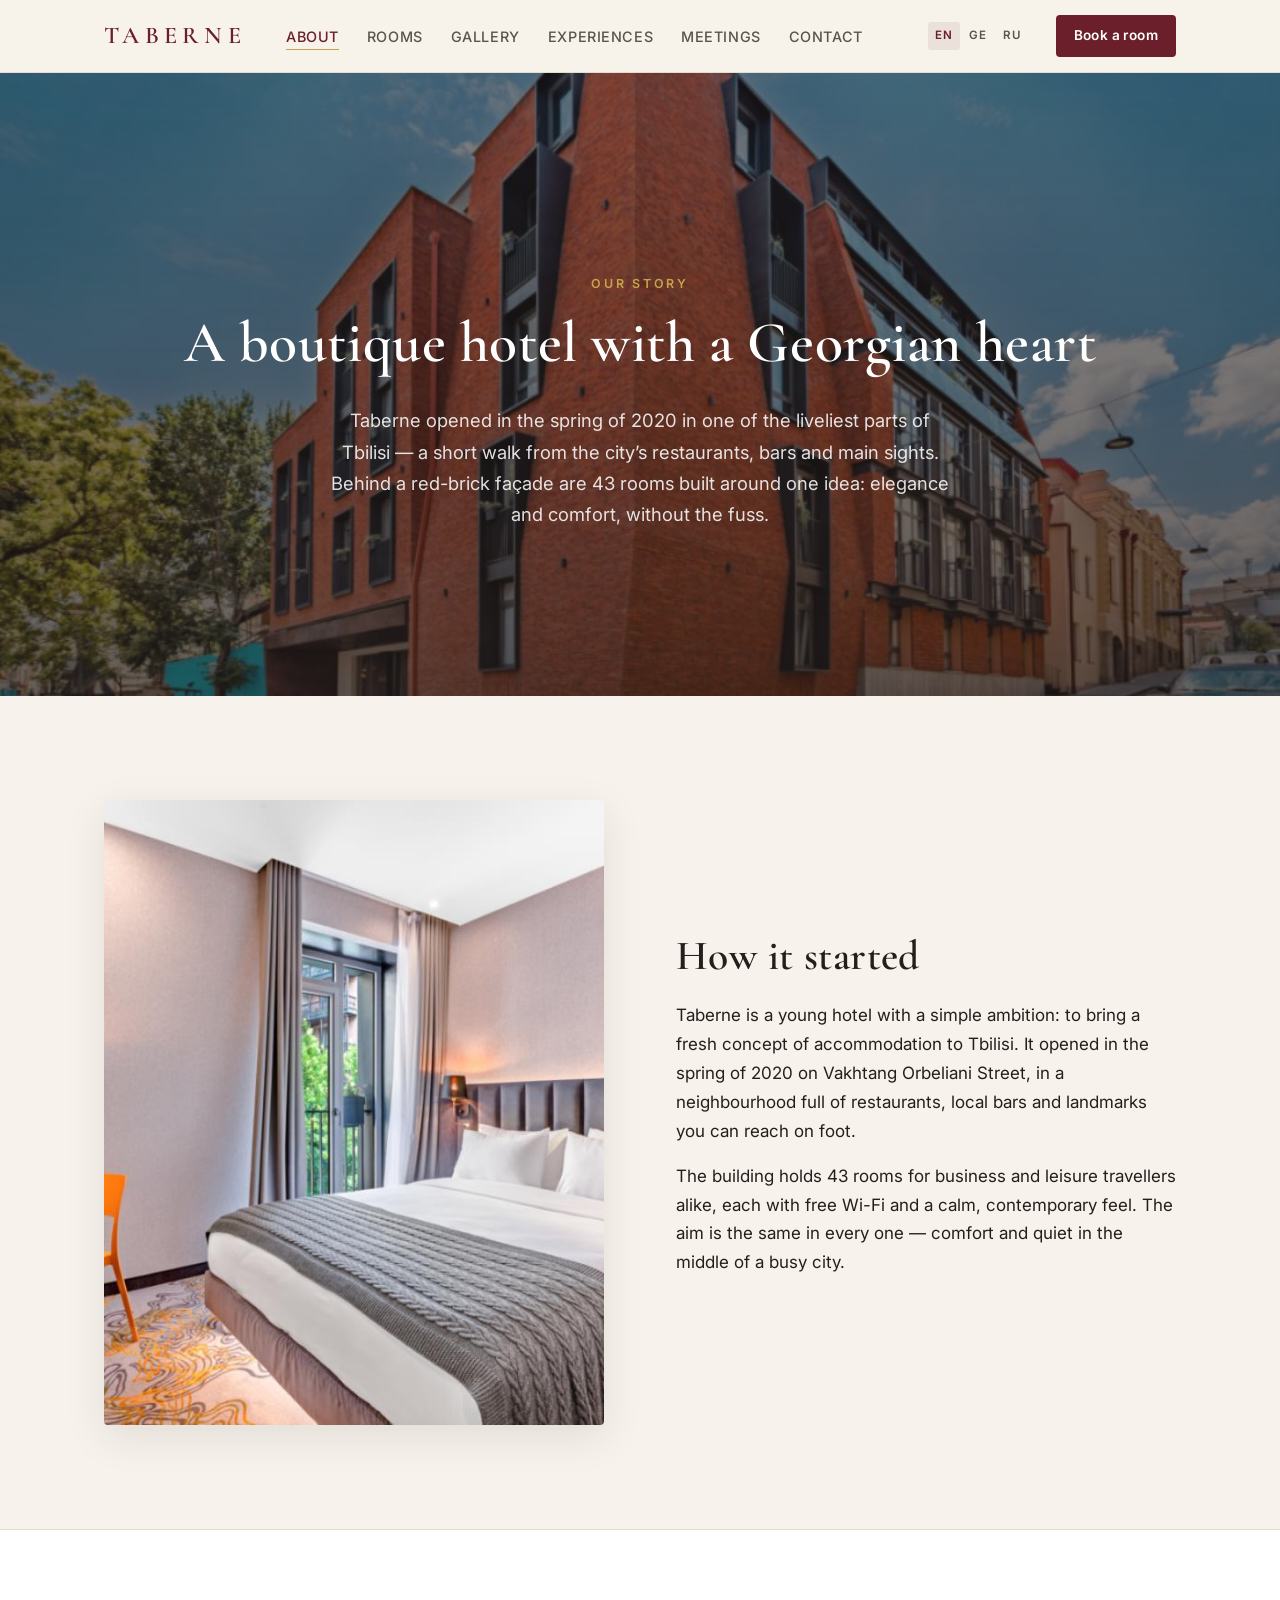
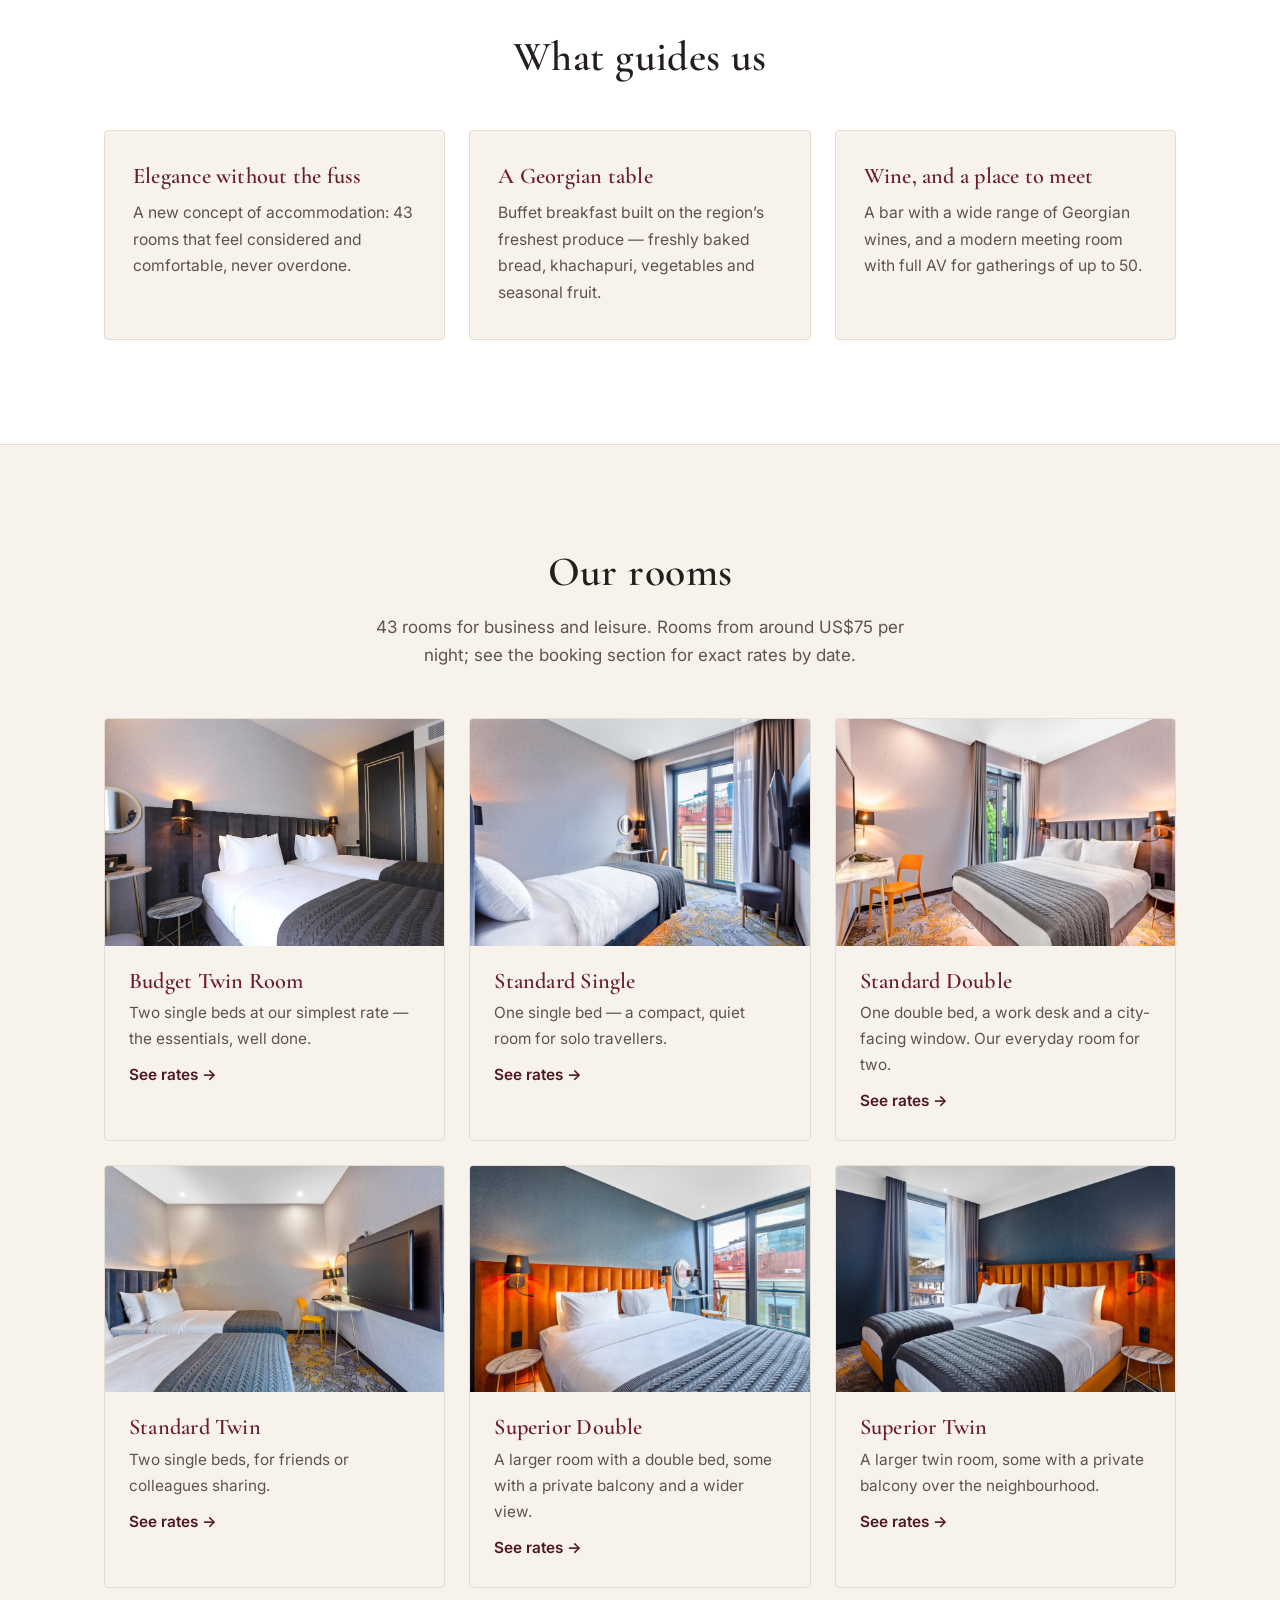
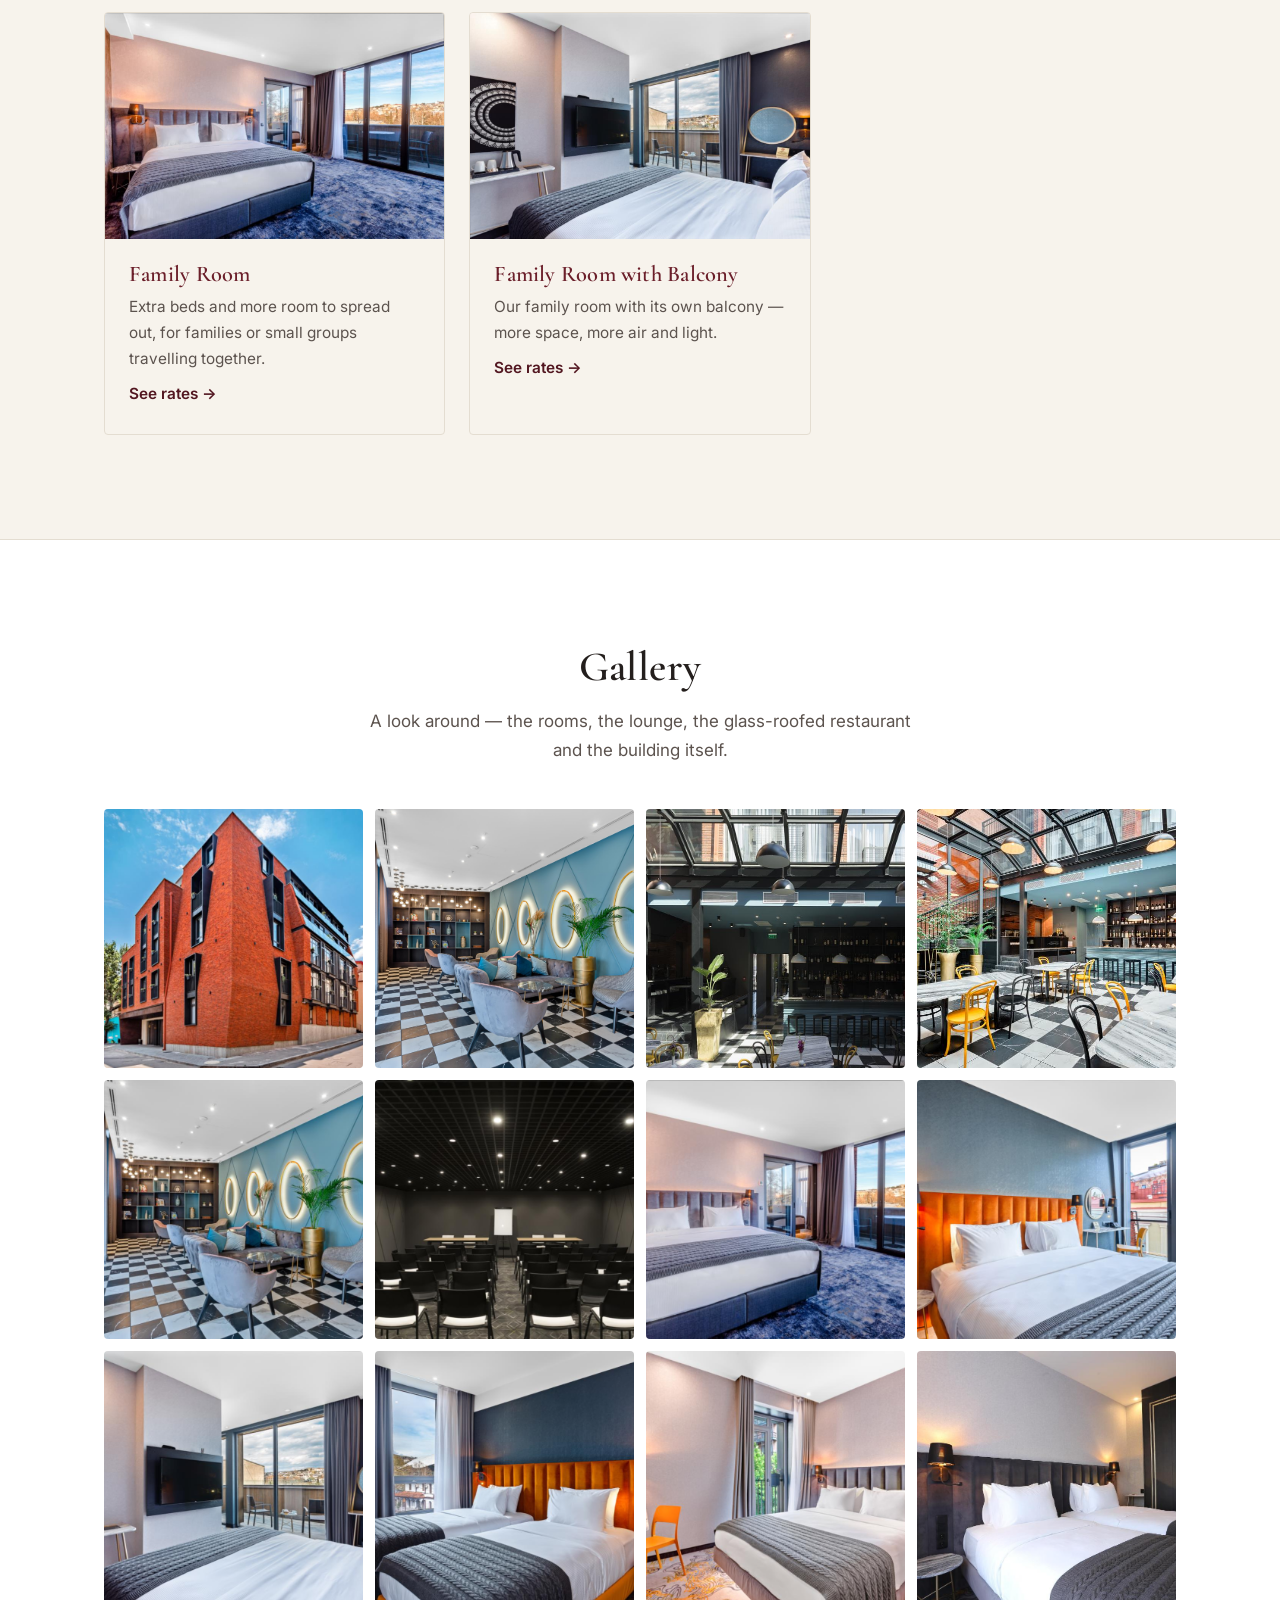
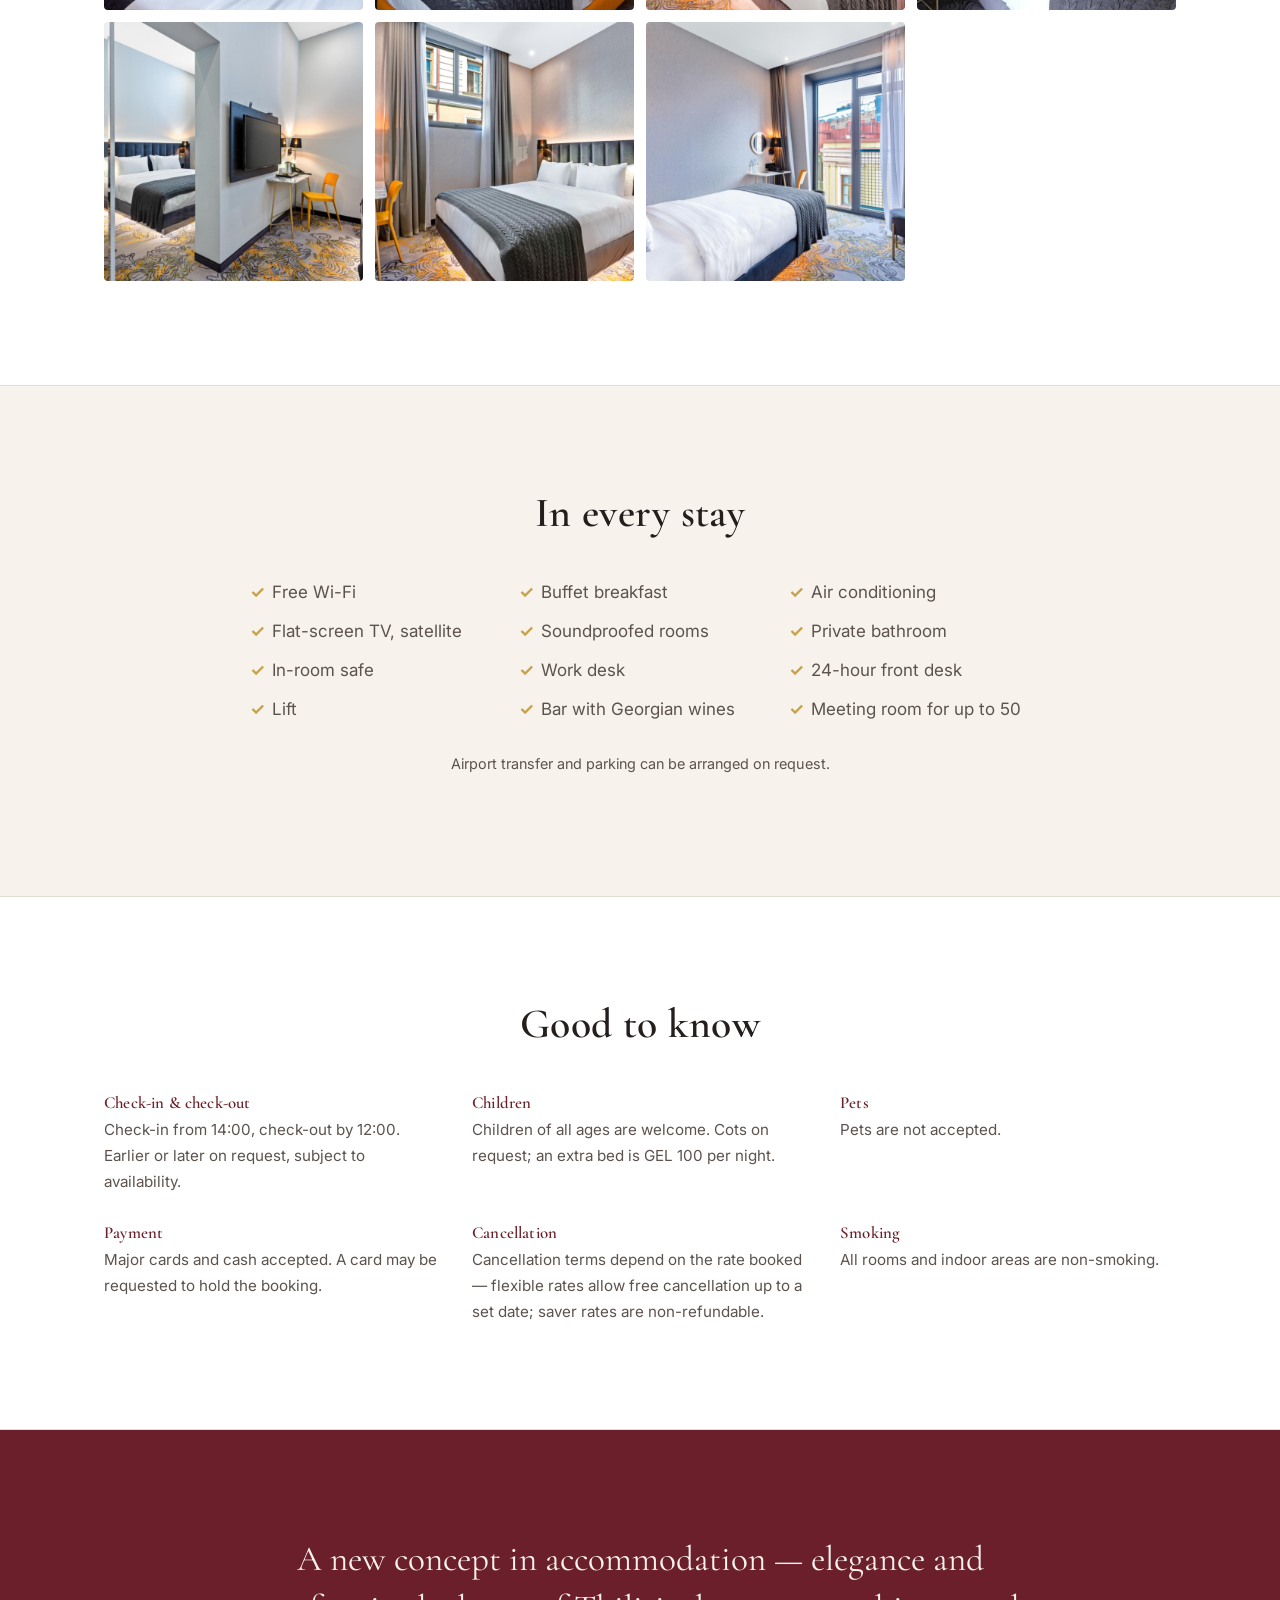
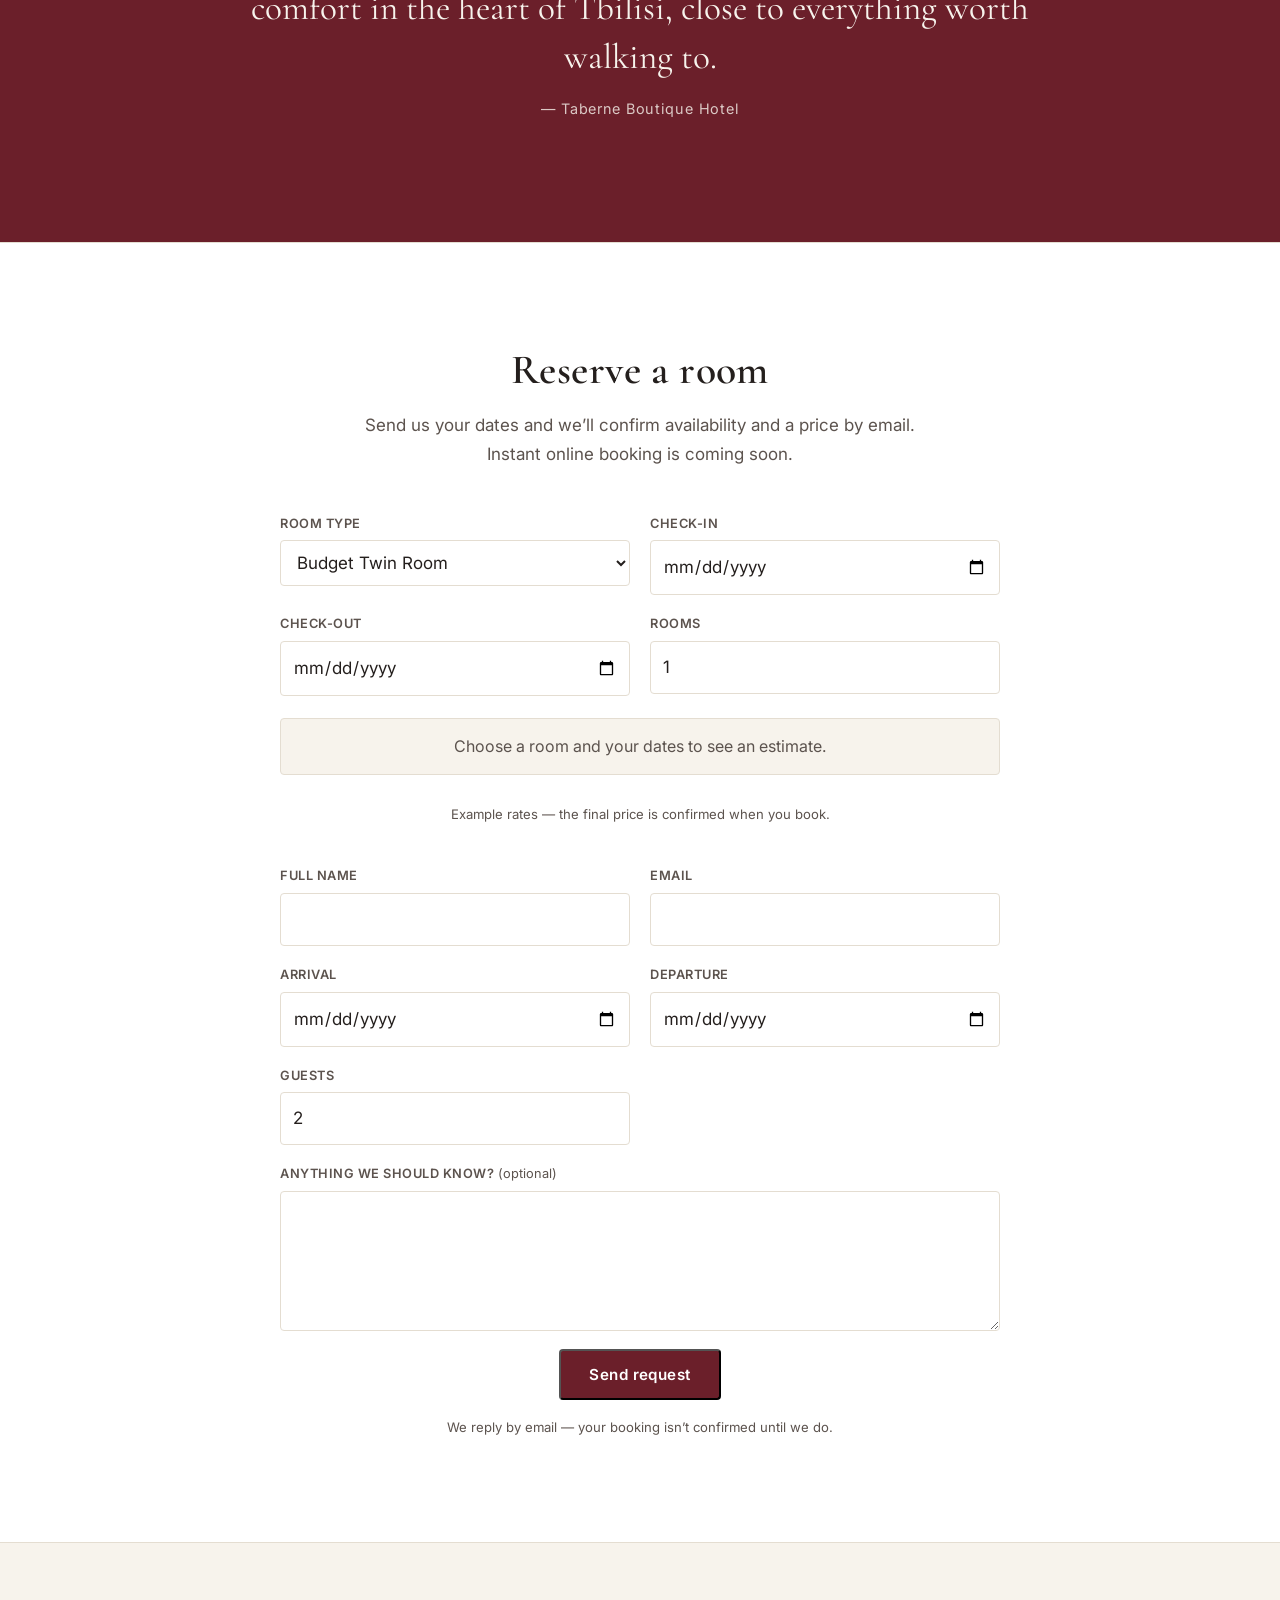
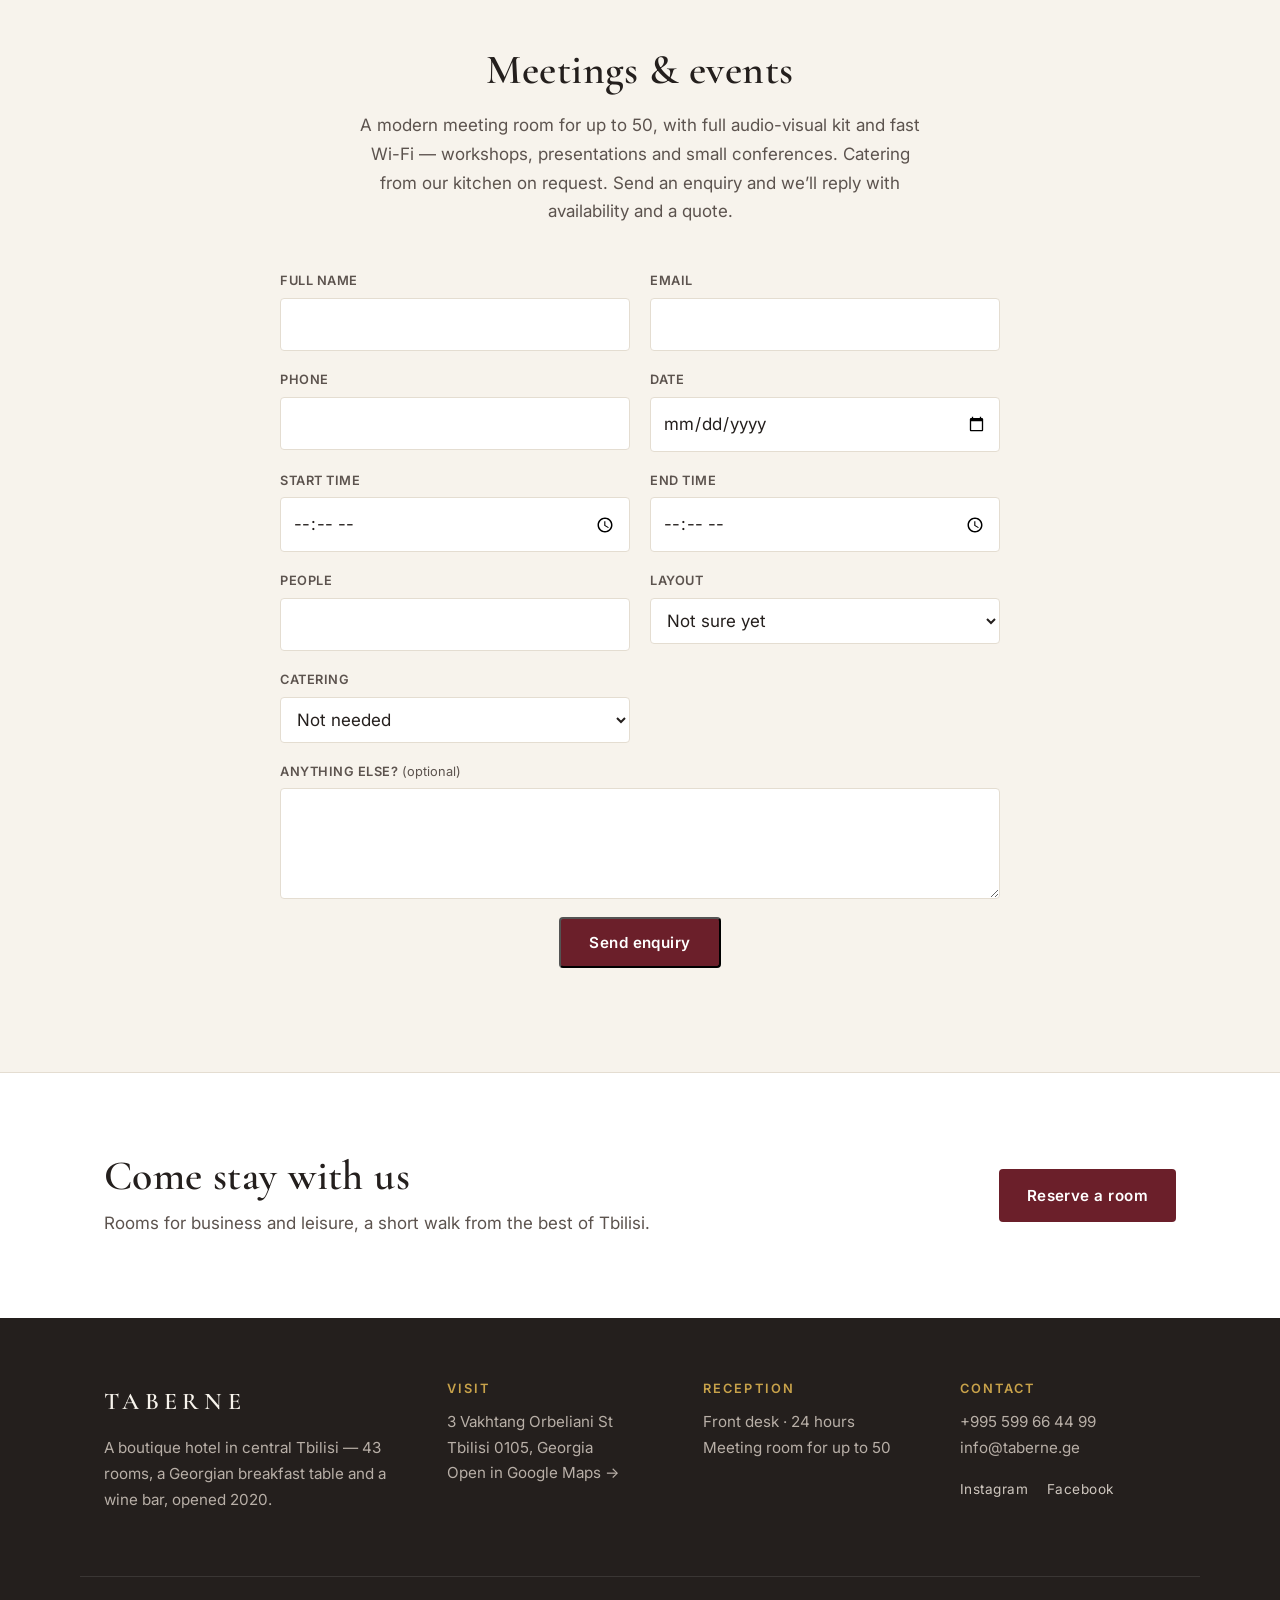
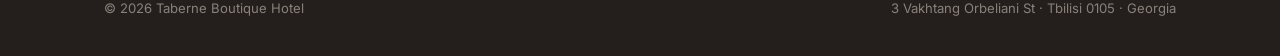
<file: index.html>
<!DOCTYPE html>
<html lang="en">
<head>
  <meta charset="UTF-8" />
  <meta name="viewport" content="width=device-width, initial-scale=1" />
  <title>About Us — Taberne</title>
  <meta name="description" content="Taberne — a boutique hotel in central Tbilisi. 43 rooms, a Georgian breakfast table and a wine bar, opened in 2020." />
  <link rel="icon" href="favicon.svg" type="image/svg+xml" />
  <link rel="canonical" href="https://taberne.vercel.app/" />
  <link rel="preconnect" href="https://fonts.googleapis.com" />
  <link rel="preconnect" href="https://fonts.gstatic.com" crossorigin />
  <link href="https://fonts.googleapis.com/css2?family=Cormorant+Garamond:wght@500;600&family=Inter:wght@400;500;600&family=Noto+Serif+Georgian:wght@500;600&family=Noto+Sans+Georgian:wght@400;500;600&display=swap" rel="stylesheet" />
  <link rel="alternate" hreflang="en" href="index.html" />
  <link rel="alternate" hreflang="ka" href="ka.html" />
  <link rel="alternate" hreflang="ru" href="ru.html" />

  <!-- Social share preview (WhatsApp / Facebook / iMessage / etc.) -->
  <meta property="og:type" content="website" />
  <meta property="og:site_name" content="Taberne Boutique Hotel" />
  <meta property="og:locale" content="en_US" />
  <meta property="og:url" content="https://taberne.vercel.app/" />
  <meta property="og:title" content="Taberne Boutique Hotel — Tbilisi" />
  <meta property="og:description" content="43 rooms, a Georgian breakfast table and a wine bar in central Tbilisi. Opened 2020." />
  <meta property="og:image" content="https://taberne.vercel.app/images/gallery-10.jpg" />
  <meta property="og:image:width" content="1024" />
  <meta property="og:image:height" content="683" />
  <meta name="twitter:card" content="summary_large_image" />
  <meta name="twitter:title" content="Taberne Boutique Hotel — Tbilisi" />
  <meta name="twitter:description" content="43 rooms, a Georgian breakfast table and a wine bar in central Tbilisi. Opened 2020." />
  <meta name="twitter:image" content="https://taberne.vercel.app/images/gallery-10.jpg" />

  <link rel="stylesheet" href="css/styles.css" />
  <script src="js/gallery.js" defer></script>
  <script src="js/forms.js" defer></script>
  <script src="js/calc.js" defer></script>
</head>
<body>
  <!-- ============ NAVBAR ============ -->
  <header class="site-header">
    <div class="container nav-inner">
      <a href="#top" class="brand">TABERNE</a>

      <input type="checkbox" id="nav-toggle" class="nav-toggle" hidden />
      <label for="nav-toggle" class="nav-burger" aria-label="Toggle menu">
        <span></span><span></span><span></span>
      </label>

      <nav class="nav">
        <ul class="nav-list">
          <li><a href="#story" class="is-active">About</a></li>
          <li><a href="#rooms">Rooms</a></li>
          <li><a href="#gallery">Gallery</a></li>
          <li><a href="#guides">Experiences</a></li>
          <li><a href="#meetings">Meetings</a></li>
          <li><a href="#contact">Contact</a></li>
        </ul>
        <div class="lang-switch" aria-label="Language">
          <a href="index.html" class="is-active" hreflang="en">EN</a>
          <a href="ka.html" hreflang="ka">GE</a>
          <a href="ru.html" hreflang="ru">RU</a>
        </div>
        <a href="#reserve" class="btn btn--sm">Book a room</a>
      </nav>
    </div>
  </header>

  <main>
    <!-- ============ HERO ============ -->
    <section class="hero" id="top">
      <div class="container">
        <p class="eyebrow">Our story</p>
        <h1>A boutique hotel with a Georgian heart</h1>
        <p class="hero-lead">
          Taberne opened in the spring of 2020 in one of the liveliest parts of
          Tbilisi &mdash; a short walk from the city&rsquo;s restaurants, bars and
          main sights. Behind a red-brick fa&ccedil;ade are 43 rooms built around
          one idea: elegance and comfort, without the fuss.
        </p>
      </div>
    </section>

    <!-- ============ STORY ============ -->
    <section id="story" class="section">
      <div class="container grid-2">
        <img class="media"
             src="images/gallery-03.jpg"
             alt="A Taberne double room with a velvet headboard, work desk and a small balcony" />
        <div>
          <h2>How it started</h2>
          <p>
            Taberne is a young hotel with a simple ambition: to bring a fresh
            concept of accommodation to Tbilisi. It opened in the spring of 2020
            on Vakhtang Orbeliani Street, in a neighbourhood full of restaurants,
            local bars and landmarks you can reach on foot.
          </p>
          <p>
            The building holds 43 rooms for business and leisure travellers alike,
            each with free Wi-Fi and a calm, contemporary feel. The aim is the
            same in every one &mdash; comfort and quiet in the middle of a busy
            city.
          </p>
        </div>
      </div>
    </section>

    <!-- ============ VALUES ============ -->
    <section class="section section--muted" id="guides">
      <div class="container">
        <h2 class="center">What guides us</h2>
        <div class="cards">
          <article class="card">
            <h3>Elegance without the fuss</h3>
            <p>A new concept of accommodation: 43 rooms that feel considered and comfortable, never overdone.</p>
          </article>
          <article class="card">
            <h3>A Georgian table</h3>
            <p>Buffet breakfast built on the region&rsquo;s freshest produce &mdash; freshly baked bread, khachapuri, vegetables and seasonal fruit.</p>
          </article>
          <article class="card">
            <h3>Wine, and a place to meet</h3>
            <p>A bar with a wide range of Georgian wines, and a modern meeting room with full AV for gatherings of up to 50.</p>
          </article>
        </div>
      </div>
    </section>

    <!-- ============ ROOM GALLERY ============ -->
    <section class="section" id="rooms">
      <div class="container">
        <h2 class="center">Our rooms</h2>
        <p class="center section-lead">
          43 rooms for business and leisure. Rooms from around US$75 per night;
          see the booking section for exact rates by date.
        </p>

        <div class="rooms-grid">
          <article class="room-card">
            <img src="images/gallery-13.jpg" alt="Budget twin room with two single beds and a dark upholstered headboard" />
            <div class="room-card-body">
              <h3>Budget Twin Room</h3>
              <p>Two single beds at our simplest rate &mdash; the essentials, well done.</p>
              <p class="room-price"><a href="#reserve">See rates &rarr;</a></p>
            </div>
          </article>
          <article class="room-card">
            <img src="images/gallery-01.jpg" alt="Single room with a large window onto the street below" />
            <div class="room-card-body">
              <h3>Standard Single</h3>
              <p>One single bed &mdash; a compact, quiet room for solo travellers.</p>
              <p class="room-price"><a href="#reserve">See rates &rarr;</a></p>
            </div>
          </article>
          <article class="room-card">
            <img src="images/gallery-03.jpg" alt="Standard double room with a velvet headboard and a small balcony" />
            <div class="room-card-body">
              <h3>Standard Double</h3>
              <p>One double bed, a work desk and a city-facing window. Our everyday room for two.</p>
              <p class="room-price"><a href="#reserve">See rates &rarr;</a></p>
            </div>
          </article>
          <article class="room-card">
            <img src="images/gallery-02.jpg" alt="Standard twin room with two beds and a yellow desk chair" />
            <div class="room-card-body">
              <h3>Standard Twin</h3>
              <p>Two single beds, for friends or colleagues sharing.</p>
              <p class="room-price"><a href="#reserve">See rates &rarr;</a></p>
            </div>
          </article>
          <article class="room-card">
            <img src="images/gallery-05.jpg" alt="Superior double room with an orange velvet headboard and deep teal walls" />
            <div class="room-card-body">
              <h3>Superior Double</h3>
              <p>A larger room with a double bed, some with a private balcony and a wider view.</p>
              <p class="room-price"><a href="#reserve">See rates &rarr;</a></p>
            </div>
          </article>
          <article class="room-card">
            <img src="images/gallery-04.jpg" alt="Superior twin room with navy walls and a view over the Tbilisi hills" />
            <div class="room-card-body">
              <h3>Superior Twin</h3>
              <p>A larger twin room, some with a private balcony over the neighbourhood.</p>
              <p class="room-price"><a href="#reserve">See rates &rarr;</a></p>
            </div>
          </article>
          <article class="room-card">
            <img src="images/gallery-15.jpg" alt="Spacious family room with floor-to-ceiling windows and a balcony over the city" />
            <div class="room-card-body">
              <h3>Family Room</h3>
              <p>Extra beds and more room to spread out, for families or small groups travelling together.</p>
              <p class="room-price"><a href="#reserve">See rates &rarr;</a></p>
            </div>
          </article>
          <article class="room-card">
            <img src="images/gallery-11.jpg" alt="Family room with a private balcony looking over the rooftops of Tbilisi" />
            <div class="room-card-body">
              <h3>Family Room with Balcony</h3>
              <p>Our family room with its own balcony &mdash; more space, more air and light.</p>
              <p class="room-price"><a href="#reserve">See rates &rarr;</a></p>
            </div>
          </article>
        </div>
      </div>
    </section>

    <!-- ============ GALLERY ============ -->
    <section class="section section--muted" id="gallery">
      <div class="container">
        <h2 class="center">Gallery</h2>
        <p class="center section-lead">
          A look around &mdash; the rooms, the lounge, the glass-roofed restaurant
          and the building itself.
        </p>
        <div class="photo-gallery">
          <img src="images/gallery-10.jpg" alt="The red-brick facade of Taberne on Vakhtang Orbeliani Street" />
          <img src="images/property-03.jpg" alt="The blue-panelled lounge with gold ring lights and a chequerboard floor" />
          <img src="images/property-04.jpg" alt="The glass-roofed restaurant with marble tables and bentwood chairs" />
          <img src="images/gallery-08.jpg" alt="The restaurant atrium under a pitched glass roof" />
          <img src="images/gallery-07.jpg" alt="Lounge seating along the panelled feature wall" />
          <img src="images/gallery-09.jpg" alt="The meeting room set out theatre-style" />
          <img src="images/gallery-15.jpg" alt="A spacious family room with floor-to-ceiling windows and a balcony" />
          <img src="images/gallery-05.jpg" alt="A double room with an orange velvet headboard and deep teal walls" />
          <img src="images/gallery-11.jpg" alt="A room with a private balcony over the rooftops of Tbilisi" />
          <img src="images/gallery-04.jpg" alt="A twin room with navy walls and a view of the Tbilisi hills" />
          <img src="images/gallery-03.jpg" alt="A double room with a velvet headboard and a small balcony" />
          <img src="images/gallery-13.jpg" alt="A twin room with two single beds and a dark headboard" />
          <img src="images/gallery-06.jpg" alt="A room with a mirrored wardrobe and a patterned carpet" />
          <img src="images/gallery-12.jpg" alt="A compact double room with a window onto the neighbouring facade" />
          <img src="images/gallery-01.jpg" alt="A single room with a large window onto the street" />
        </div>
      </div>
    </section>

    <!-- ============ AMENITIES ============ -->
    <section class="section" id="amenities">
      <div class="container">
        <h2 class="center">In every stay</h2>
        <ul class="amenities">
          <li>Free Wi-Fi</li>
          <li>Buffet breakfast</li>
          <li>Air conditioning</li>
          <li>Flat-screen TV, satellite</li>
          <li>Soundproofed rooms</li>
          <li>Private bathroom</li>
          <li>In-room safe</li>
          <li>Work desk</li>
          <li>24-hour front desk</li>
          <li>Lift</li>
          <li>Bar with Georgian wines</li>
          <li>Meeting room for up to 50</li>
        </ul>
        <p class="center amenities-note">Airport transfer and parking can be arranged on request.</p>
      </div>
    </section>

    <!-- ============ GOOD TO KNOW ============ -->
    <section class="section section--muted" id="stay">
      <div class="container">
        <h2 class="center">Good to know</h2>
        <div class="stay-grid">
          <div>
            <h3>Check-in &amp; check-out</h3>
            <p>Check-in from 14:00, check-out by 12:00. Earlier or later on request, subject to availability.</p>
          </div>
          <div>
            <h3>Children</h3>
            <p>Children of all ages are welcome. Cots on request; an extra bed is GEL 100 per night.</p>
          </div>
          <div>
            <h3>Pets</h3>
            <p>Pets are not accepted.</p>
          </div>
          <div>
            <h3>Payment</h3>
            <p>Major cards and cash accepted. A card may be requested to hold the booking.</p>
          </div>
          <div>
            <h3>Cancellation</h3>
            <p>Cancellation terms depend on the rate booked — flexible rates allow free cancellation up to a set date; saver rates are non-refundable.</p>
          </div>
          <div>
            <h3>Smoking</h3>
            <p>All rooms and indoor areas are non-smoking.</p>
          </div>
        </div>
      </div>
    </section>

    <!-- ============ QUOTE ============ -->
    <section class="section quote">
      <div class="container">
        <blockquote>
          A new concept in accommodation &mdash; elegance and comfort in the
          heart of Tbilisi, close to everything worth walking to.
        </blockquote>
        <p class="quote-by">&mdash; Taberne Boutique Hotel</p>
      </div>
    </section>

    <!-- ============ RESERVE ============ -->
    <section class="section section--muted" id="reserve">
      <div class="container">
        <h2 class="center">Reserve a room</h2>
        <p class="center section-lead">
          Send us your dates and we&rsquo;ll confirm availability and a price by email.
          Instant online booking is coming soon.
        </p>

        <div id="calc" class="reserve-form calc"
             data-prompt="Choose a room and your dates to see an estimate."
             data-night="night" data-nights="nights" data-approx="about">
          <div class="field">
            <label for="calc-type">Room type</label>
            <select id="calc-type" name="type">
              <option>Budget Twin Room</option>
              <option>Standard Single</option>
              <option>Standard Double</option>
              <option>Standard Twin</option>
              <option>Superior Double</option>
              <option>Superior Twin</option>
              <option>Family Room</option>
              <option>Family Room with Balcony</option>
            </select>
          </div>
          <div class="field">
            <label for="calc-in">Check-in</label>
            <input id="calc-in" name="checkin" type="date" />
          </div>
          <div class="field">
            <label for="calc-out">Check-out</label>
            <input id="calc-out" name="checkout" type="date" />
          </div>
          <div class="field">
            <label for="calc-rooms">Rooms</label>
            <input id="calc-rooms" name="rooms" type="number" min="1" max="10" value="1" />
          </div>
          <p class="calc-out field--full">Choose a room and your dates to see an estimate.</p>
          <p class="calc-note field--full">Example rates &mdash; the final price is confirmed when you book.</p>
        </div>

        <!-- Real-time booking engine (area.ly — Taberne property 134).
             Appears here once area.ly authorises this site's domain. -->
        <div class="booking-embed">
          <div id="ar-root" data-property="134"></div>
        </div>

        <div class="reserve-fallback">
          <form id="reserve-form" class="reserve-form w3form" action="https://formsubmit.co/nikolozbalanchivadze4@gmail.com" method="POST" novalidate
                data-subject="Room request - Taberne website"
                data-sending="Sending..."
                data-ok="Thank you - we have your request and will reply by email."
                data-err="Sorry, something went wrong. Please email info@taberne.ge.">
            <div class="field">
              <label for="rf-name">Full name</label>
              <input id="rf-name" name="name" type="text" autocomplete="name" required />
            </div>
            <div class="field">
              <label for="rf-email">Email</label>
              <input id="rf-email" name="email" type="email" autocomplete="email" required />
            </div>
            <div class="field">
              <label for="rf-arrival">Arrival</label>
              <input id="rf-arrival" name="arrival" type="date" required />
            </div>
            <div class="field">
              <label for="rf-departure">Departure</label>
              <input id="rf-departure" name="departure" type="date" required />
            </div>
            <div class="field">
              <label for="rf-guests">Guests</label>
              <input id="rf-guests" name="guests" type="number" min="1" max="10" value="2" required />
            </div>
            <div class="field field--full">
              <label for="rf-message">Anything we should know? <span class="opt">(optional)</span></label>
              <textarea id="rf-message" name="message" rows="4"></textarea>
            </div>
            <input type="hidden" name="_captcha" value="false" />
            <input type="checkbox" name="_honey" class="hp" tabindex="-1" autocomplete="off" aria-hidden="true" />
            <div class="field field--full form-actions">
              <button type="submit" class="btn">Send request</button>
              <p class="form-note">We reply by email &mdash; your booking isn&rsquo;t confirmed until we do.</p>
            </div>
            <p class="form-status field--full" hidden></p>
          </form>
        </div>
      </div>
    </section>

    <!-- ============ MEETINGS ============ -->
    <section class="section" id="meetings">
      <div class="container">
        <h2 class="center">Meetings &amp; events</h2>
        <p class="center section-lead">
          A modern meeting room for up to 50, with full audio-visual kit and fast
          Wi-Fi &mdash; workshops, presentations and small conferences. Catering
          from our kitchen on request. Send an enquiry and we&rsquo;ll reply with
          availability and a quote.
        </p>

        <form class="reserve-form w3form" action="https://formsubmit.co/nikolozbalanchivadze4@gmail.com" method="POST" novalidate
              data-subject="Meeting room enquiry - Taberne website"
              data-sending="Sending..."
              data-ok="Thank you - we have your enquiry and will reply by email with availability and a quote."
              data-err="Sorry, something went wrong. Please email info@taberne.ge.">
          <div class="field">
            <label for="mf-name">Full name</label>
            <input id="mf-name" name="name" type="text" autocomplete="name" required />
          </div>
          <div class="field">
            <label for="mf-email">Email</label>
            <input id="mf-email" name="email" type="email" autocomplete="email" required />
          </div>
          <div class="field">
            <label for="mf-phone">Phone</label>
            <input id="mf-phone" name="phone" type="tel" autocomplete="tel" />
          </div>
          <div class="field">
            <label for="mf-date">Date</label>
            <input id="mf-date" name="date" type="date" required />
          </div>
          <div class="field">
            <label for="mf-start">Start time</label>
            <input id="mf-start" name="start_time" type="time" />
          </div>
          <div class="field">
            <label for="mf-end">End time</label>
            <input id="mf-end" name="end_time" type="time" />
          </div>
          <div class="field">
            <label for="mf-people">People</label>
            <input id="mf-people" name="people" type="number" min="1" max="50" />
          </div>
          <div class="field">
            <label for="mf-layout">Layout</label>
            <select id="mf-layout" name="layout">
              <option>Not sure yet</option>
              <option>Theatre</option>
              <option>Boardroom</option>
              <option>U-shape</option>
              <option>Classroom</option>
            </select>
          </div>
          <div class="field">
            <label for="mf-catering">Catering</label>
            <select id="mf-catering" name="catering">
              <option>Not needed</option>
              <option>Coffee &amp; snacks</option>
              <option>Lunch</option>
              <option>Full day</option>
            </select>
          </div>
          <div class="field field--full">
            <label for="mf-message">Anything else? <span class="opt">(optional)</span></label>
            <textarea id="mf-message" name="message" rows="3"></textarea>
          </div>
          <input type="hidden" name="_captcha" value="false" />
            <input type="checkbox" name="_honey" class="hp" tabindex="-1" autocomplete="off" aria-hidden="true" />
          <div class="field field--full form-actions">
            <button type="submit" class="btn">Send enquiry</button>
          </div>
          <p class="form-status field--full" hidden></p>
        </form>
      </div>
    </section>

    <!-- ============ CTA ============ -->
    <section class="cta">
      <div class="container cta-inner">
        <div>
          <h2>Come stay with us</h2>
          <p>Rooms for business and leisure, a short walk from the best of Tbilisi.</p>
        </div>
        <a href="#reserve" class="btn">Reserve a room</a>
      </div>
    </section>
  </main>

  <!-- ============ FOOTER ============ -->
  <footer class="site-footer" id="contact">
    <div class="container footer-grid">
      <div class="footer-col">
        <a href="#top" class="brand brand--footer">TABERNE</a>
        <p class="footer-note">A boutique hotel in central Tbilisi &mdash; 43 rooms, a Georgian breakfast table and a wine bar, opened 2020.</p>
      </div>

      <div class="footer-col">
        <h4>Visit</h4>
        <p>3 Vakhtang Orbeliani St<br />Tbilisi 0105, Georgia<br />
        <a href="https://www.google.com/maps/search/?api=1&amp;query=41.698957%2C44.804415" target="_blank" rel="noopener">Open in Google Maps &rarr;</a></p>
      </div>

      <div class="footer-col">
        <h4>Reception</h4>
        <p>Front desk &middot; 24 hours<br />Meeting room for up to 50</p>
      </div>

      <div class="footer-col">
        <h4>Contact</h4>
        <p>
          <a href="tel:+995599664499">+995 599 66 44 99</a><br />
          <a href="mailto:info@taberne.ge">info@taberne.ge</a>
        </p>
        <ul class="social">
          <li><a href="https://www.instagram.com/taberneboutiquehotel/">Instagram</a></li>
          <li><a href="https://www.facebook.com/taberneboutiquehotel">Facebook</a></li>
        </ul>
      </div>
    </div>

    <div class="container footer-bottom">
      <p>&copy; 2026 Taberne Boutique Hotel</p>
      <p>3 Vakhtang Orbeliani St · Tbilisi 0105 · Georgia</p>
    </div>
  </footer>

  <!-- area.ly booking engine: loads the live availability/booking widget into #ar-root -->
  <script>
    (function (d, s, i, v, l) {
      var js = d.getElementsByTagName(s)[0];
      if (d.getElementById(i)) return;
      var el = d.createElement(s);
      el.id = i;
      el.onload = function () { if (window.AR) AR.init({}); };
      el.src = 'https://assets.arealy.net/bookingengine/' + l + '/' + v + '/sdk.min.js';
      js.parentNode.insertBefore(el, js);
    }(document, 'script', 'ar-sdk', 'v2.1', 'en'));
  </script>

</body>
</html>
</file>
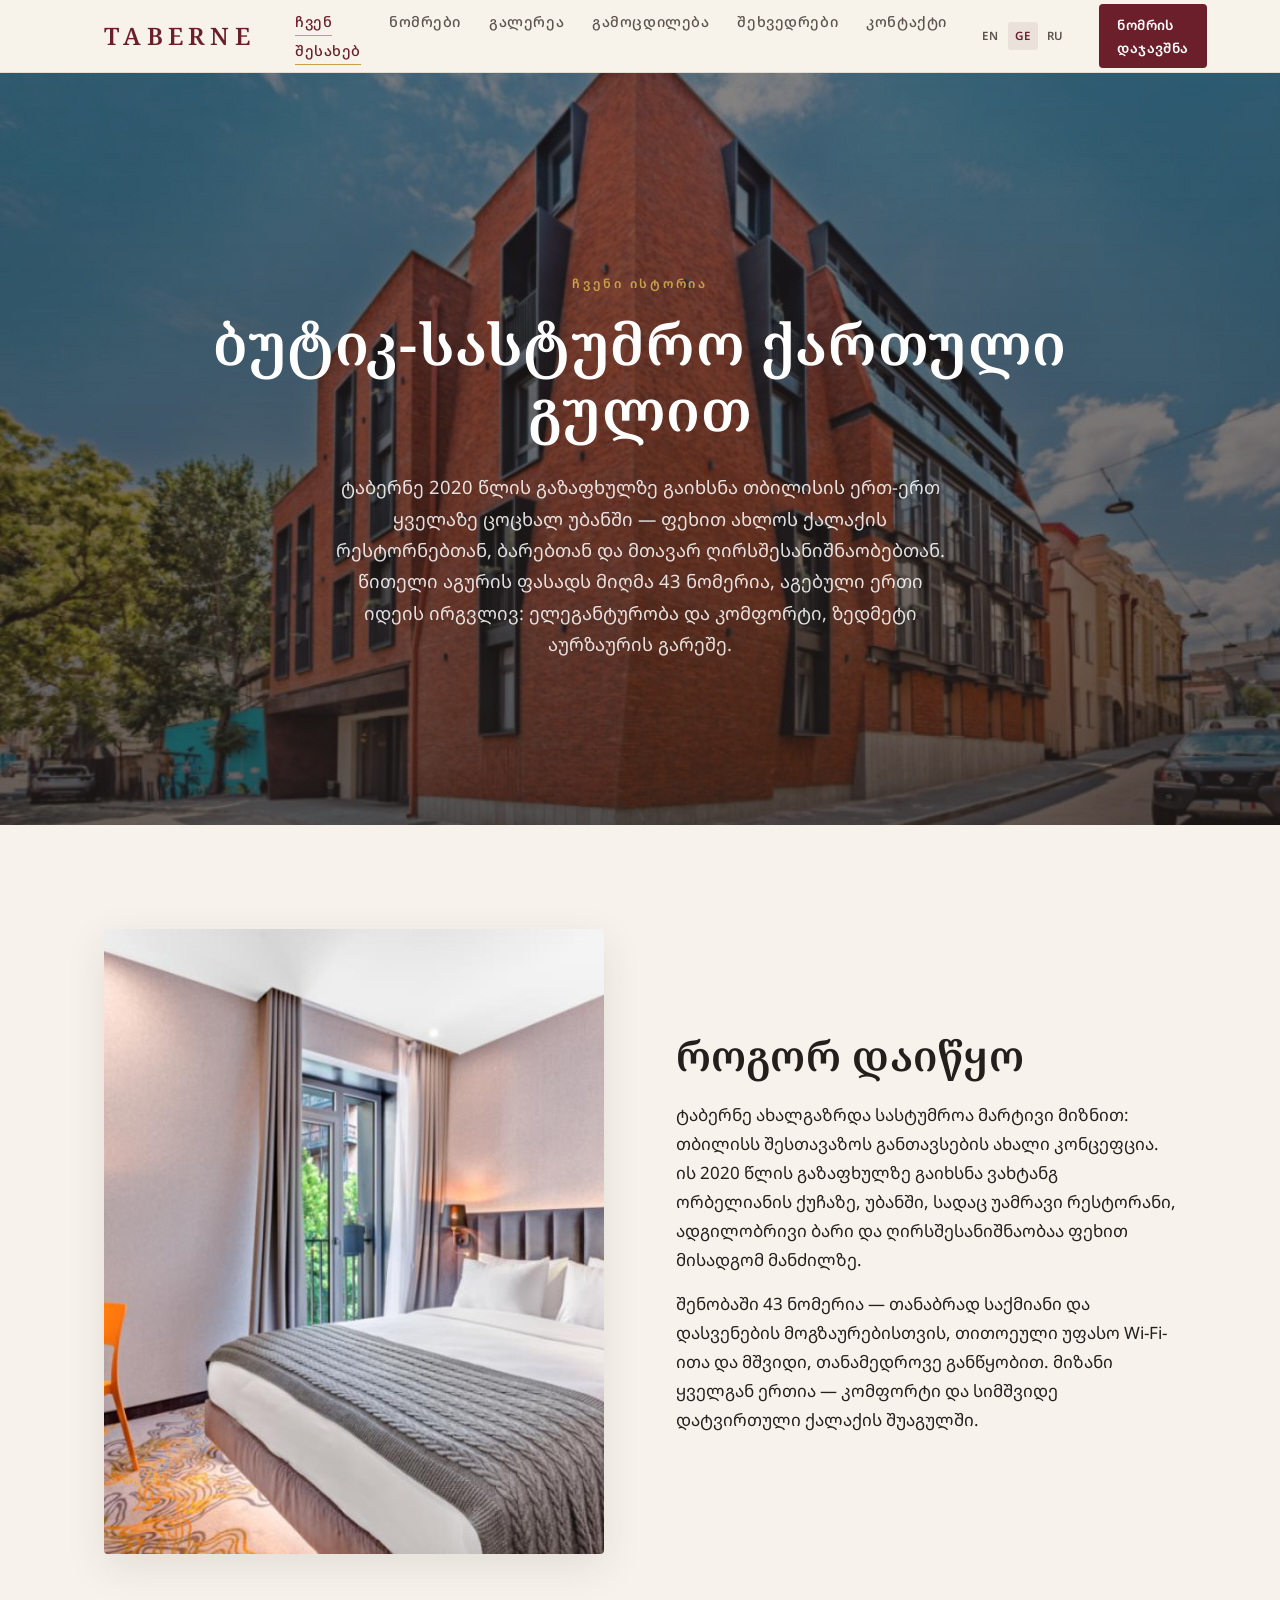
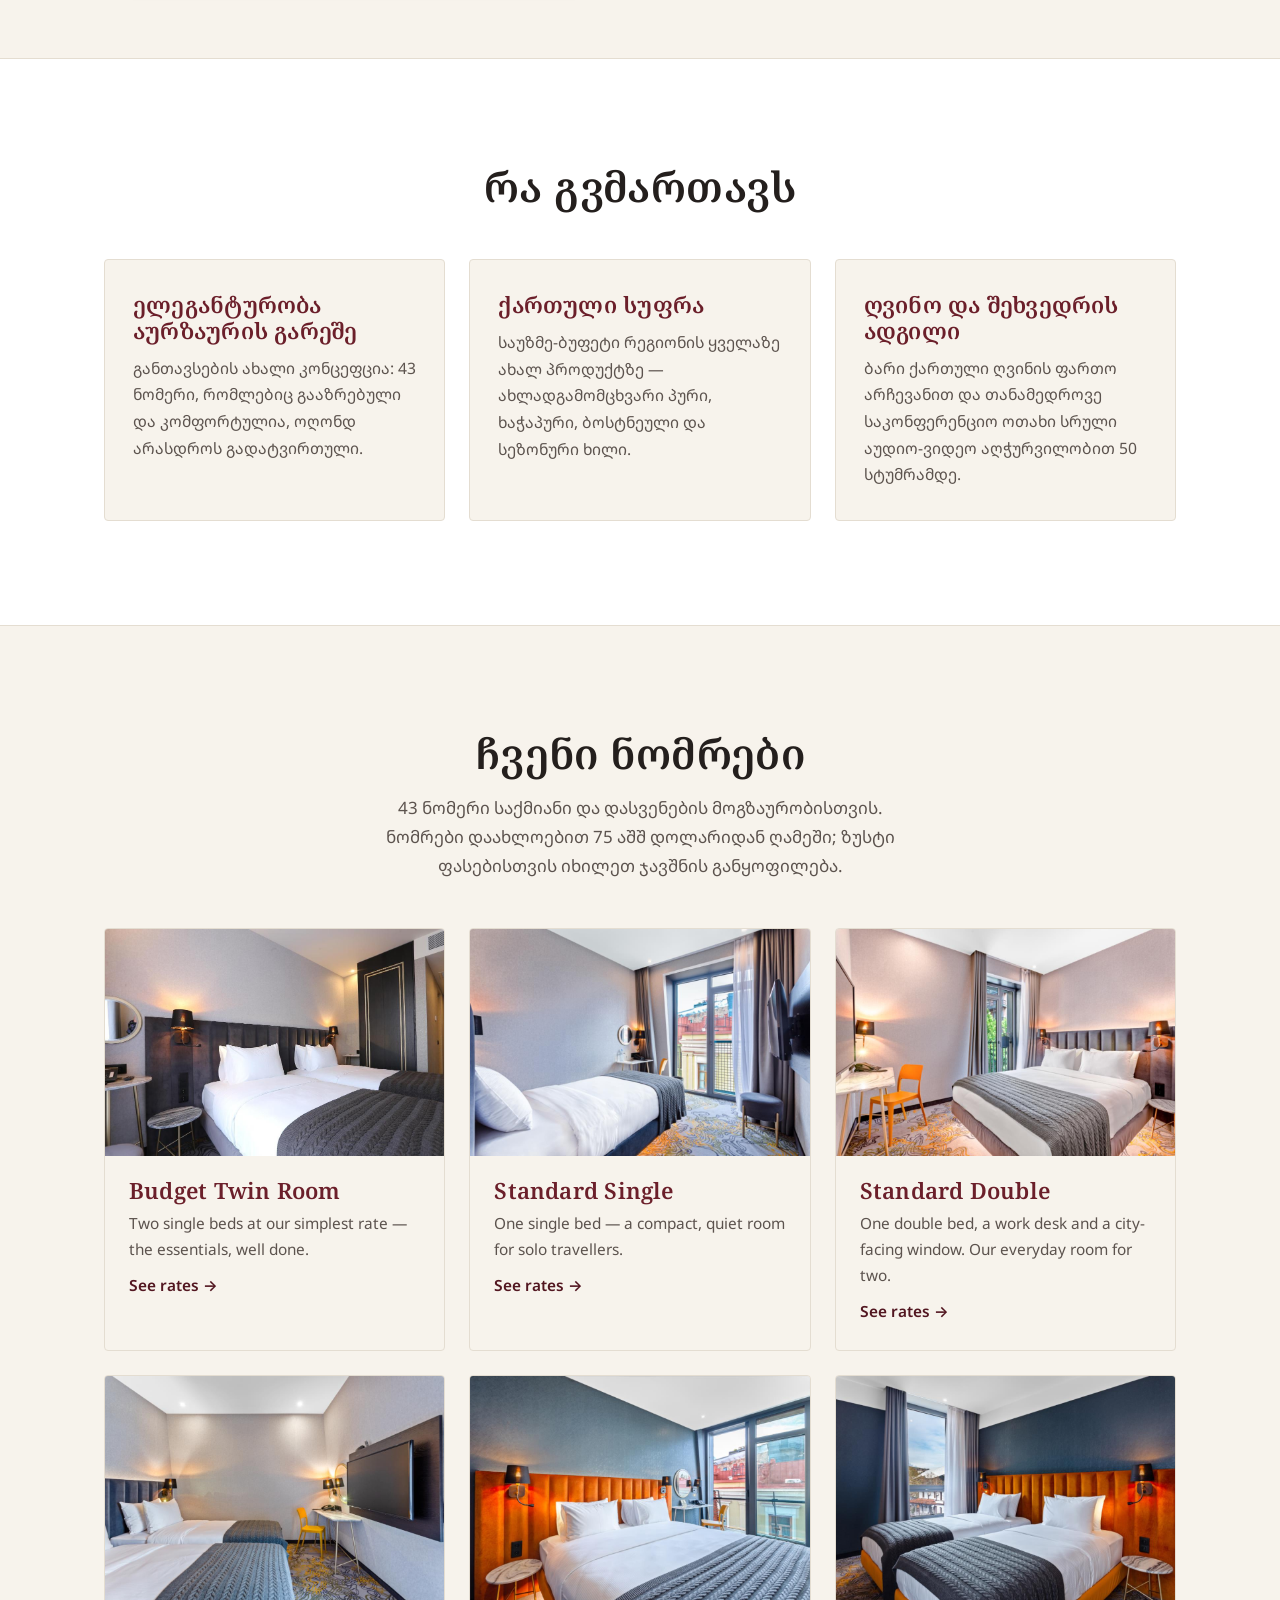
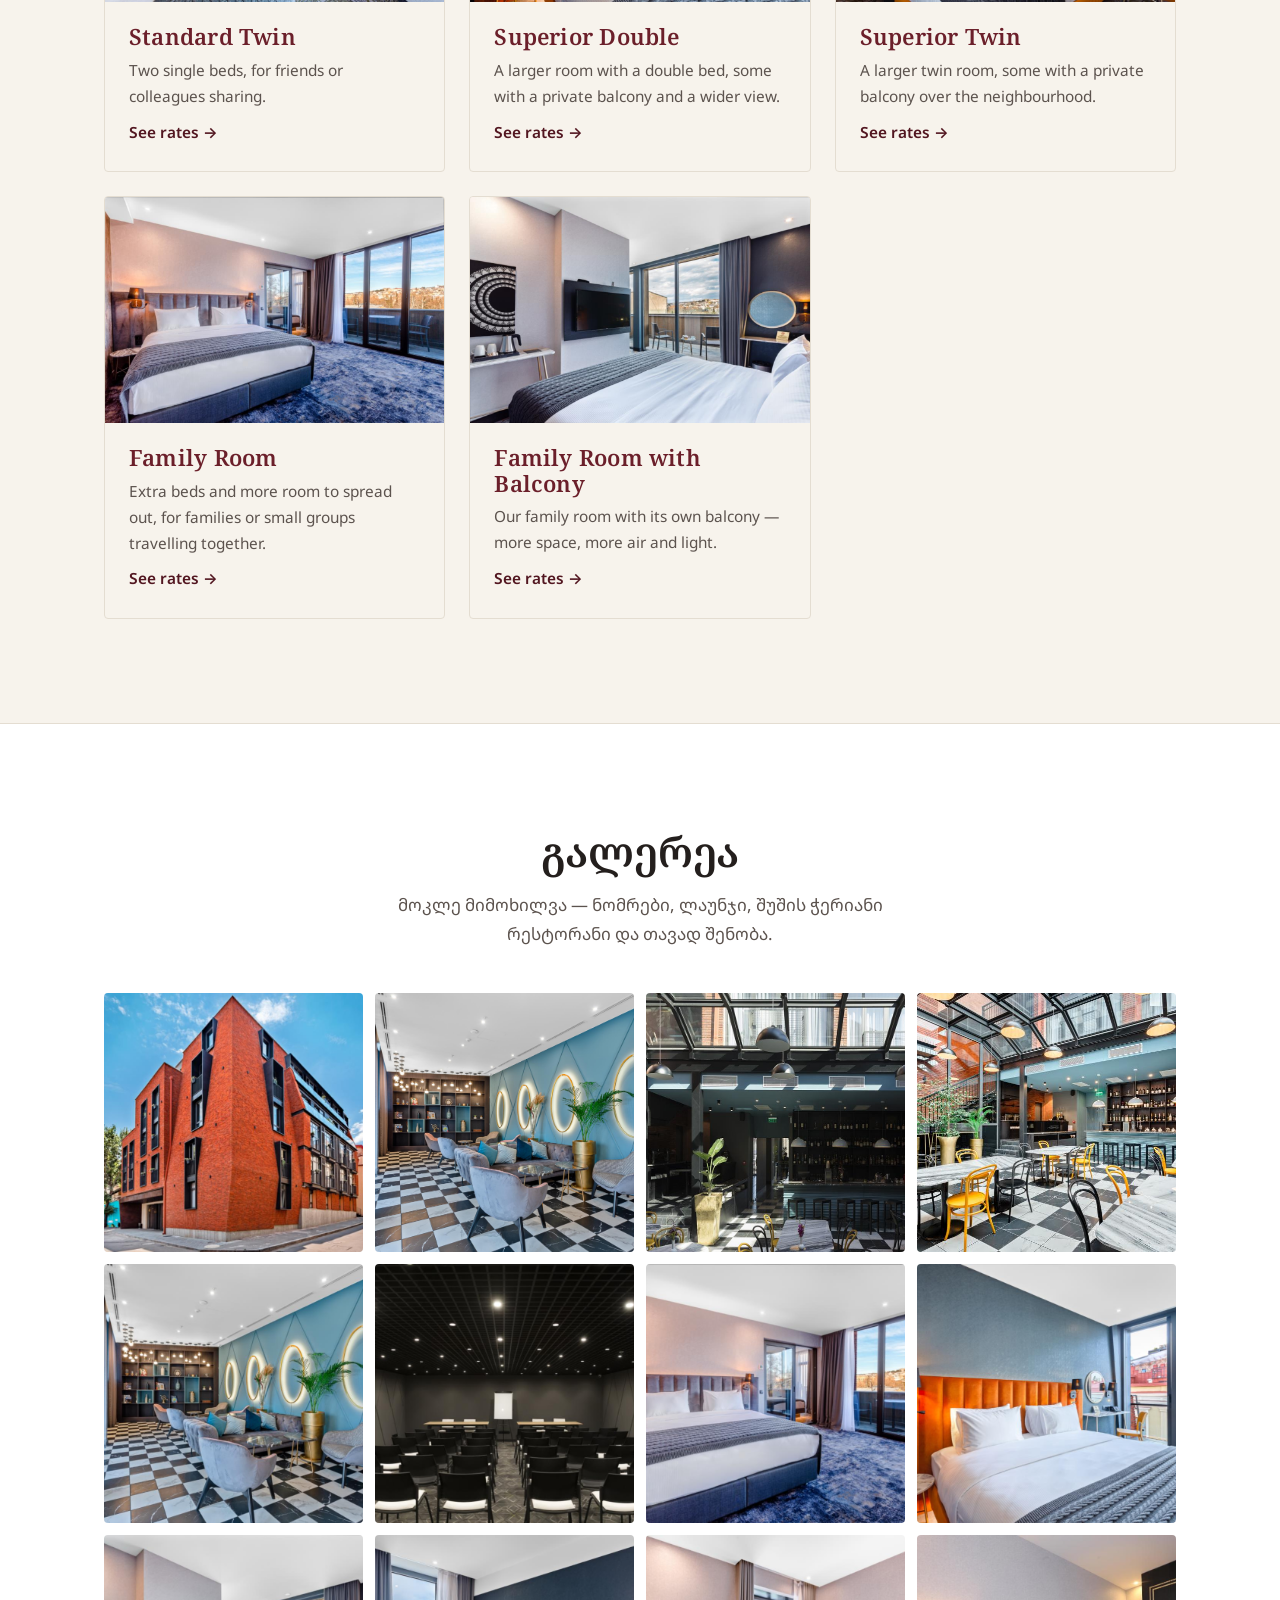
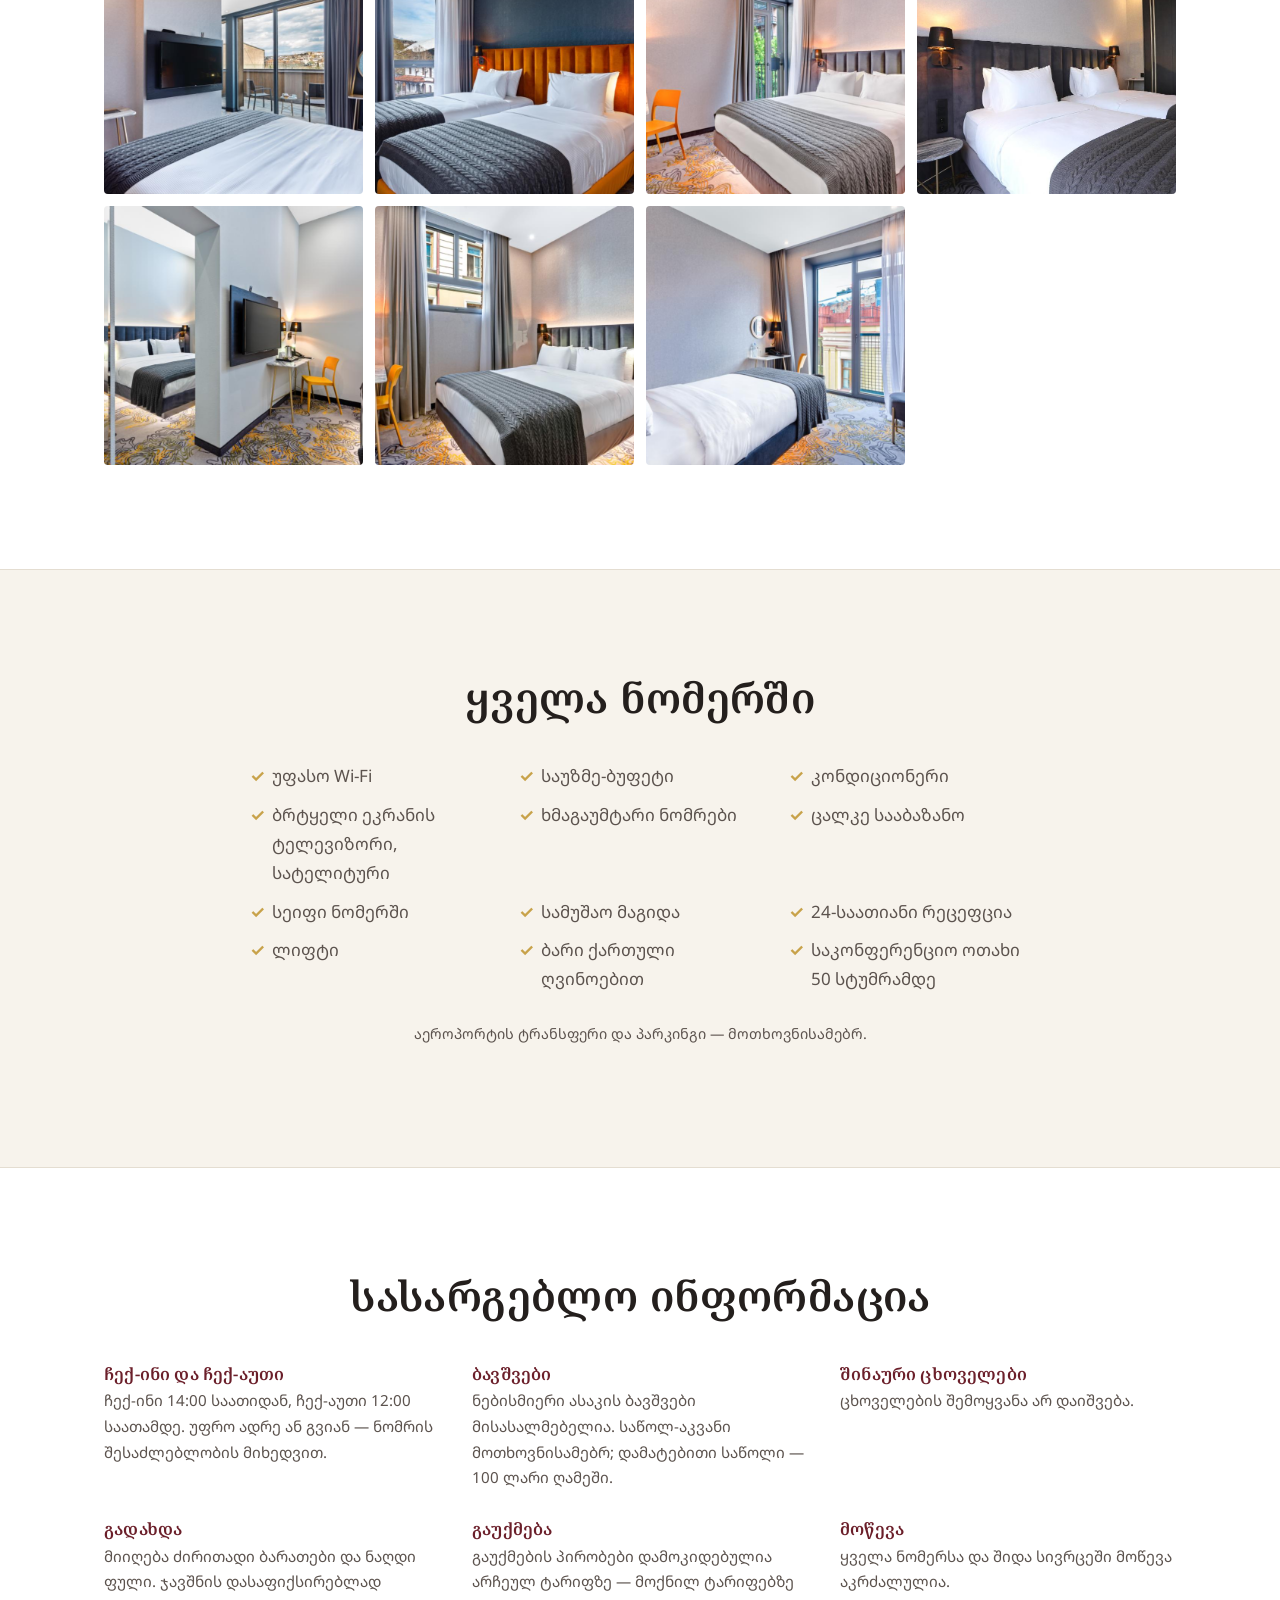
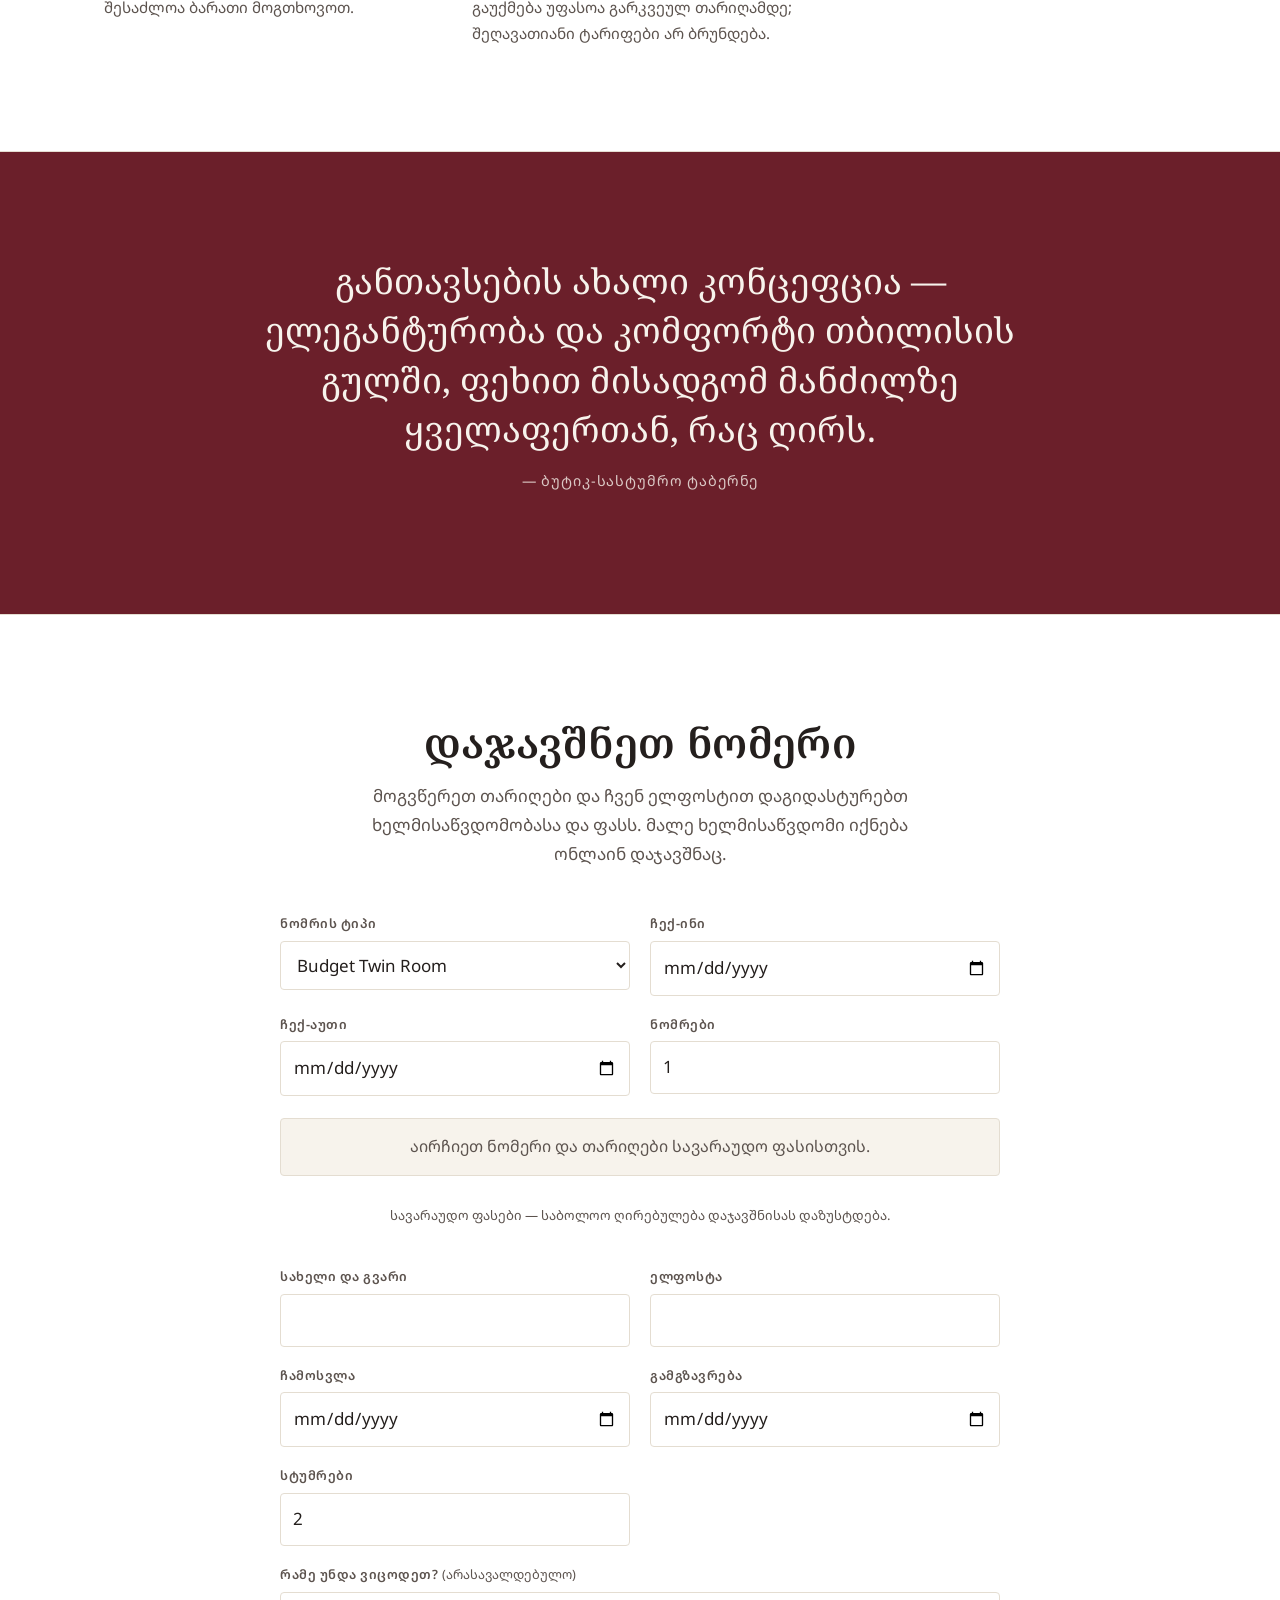
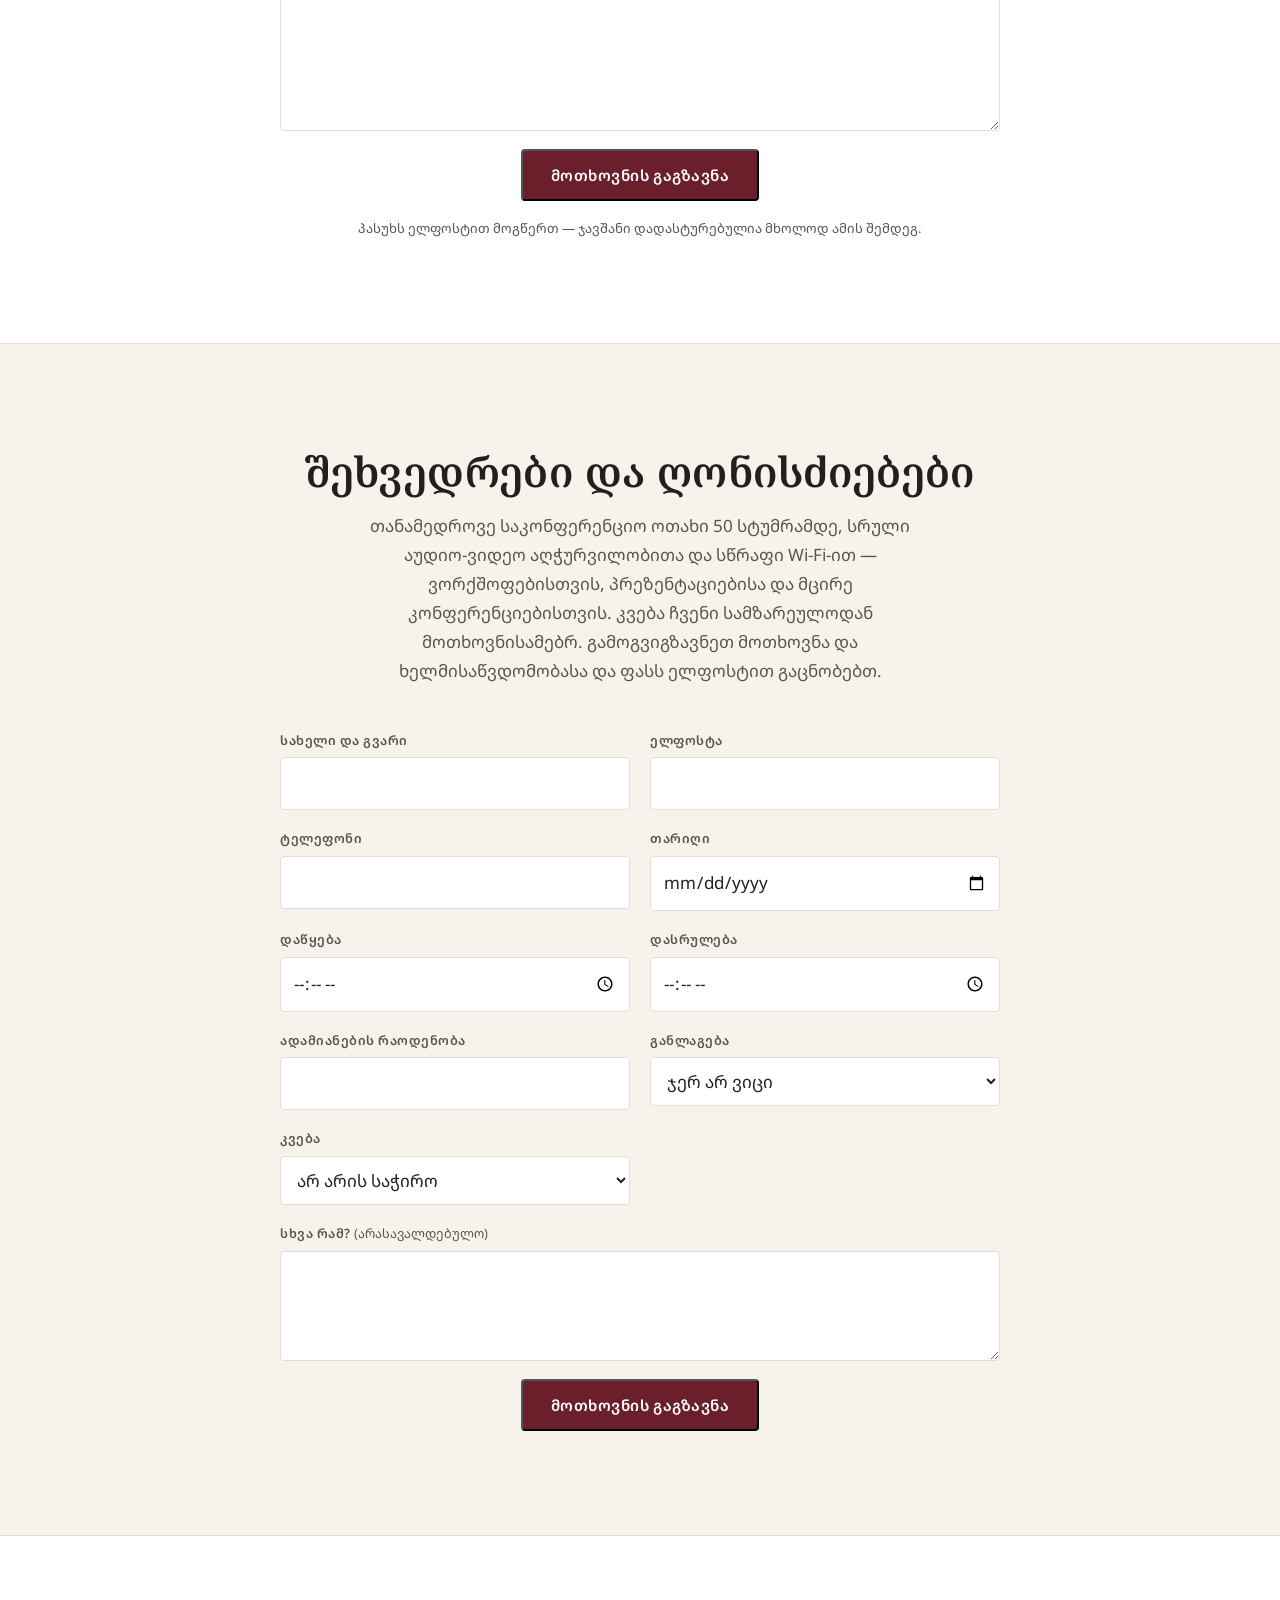
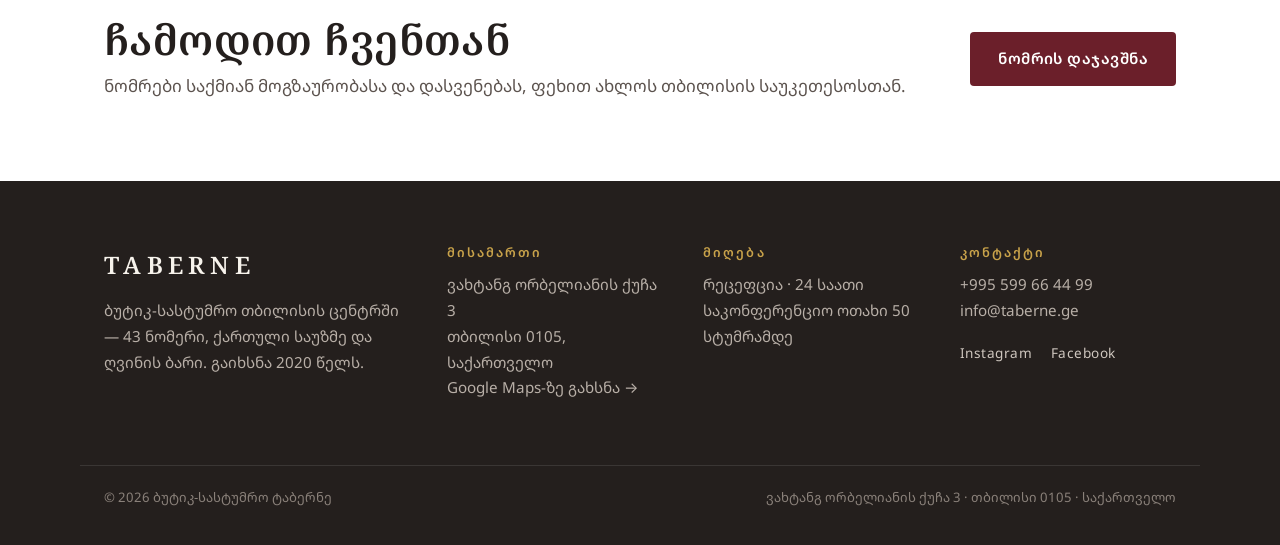
<file: ka.html>
<!DOCTYPE html>
<html lang="ka">
<head>
  <meta charset="UTF-8" />
  <meta name="viewport" content="width=device-width, initial-scale=1" />
  <title>ჩვენ შესახებ — ტაბერნე</title>
  <meta name="description" content="ტაბერნე — ბუტიკ-სასტუმრო თბილისის ცენტრში. 43 ნომერი, ქართული საუზმე და ღვინის ბარი. გაიხსნა 2020 წელს." />
  <link rel="icon" href="favicon.svg" type="image/svg+xml" />
  <link rel="canonical" href="https://taberne.vercel.app/ka.html" />
  <link rel="preconnect" href="https://fonts.googleapis.com" />
  <link rel="preconnect" href="https://fonts.gstatic.com" crossorigin />
  <link href="https://fonts.googleapis.com/css2?family=Cormorant+Garamond:wght@500;600&family=Inter:wght@400;500;600&family=Noto+Serif+Georgian:wght@500;600&family=Noto+Sans+Georgian:wght@400;500;600&display=swap" rel="stylesheet" />
  <link rel="alternate" hreflang="en" href="index.html" />
  <link rel="alternate" hreflang="ka" href="ka.html" />
  <link rel="alternate" hreflang="ru" href="ru.html" />

  <!-- Social share preview (WhatsApp / Facebook / iMessage / etc.) -->
  <meta property="og:type" content="website" />
  <meta property="og:site_name" content="Taberne Boutique Hotel" />
  <meta property="og:locale" content="ka_GE" />
  <meta property="og:url" content="https://taberne.vercel.app/ka.html" />
  <meta property="og:title" content="ტაბერნე — ბუტიკ-სასტუმრო თბილისში" />
  <meta property="og:description" content="43 ნომერი, ქართული საუზმე და ღვინის ბარი თბილისის ცენტრში. გაიხსნა 2020 წელს." />
  <meta property="og:image" content="https://taberne.vercel.app/images/gallery-10.jpg" />
  <meta property="og:image:width" content="1024" />
  <meta property="og:image:height" content="683" />
  <meta name="twitter:card" content="summary_large_image" />
  <meta name="twitter:title" content="ტაბერნე — ბუტიკ-სასტუმრო თბილისში" />
  <meta name="twitter:description" content="43 ნომერი, ქართული საუზმე და ღვინის ბარი თბილისის ცენტრში. გაიხსნა 2020 წელს." />
  <meta name="twitter:image" content="https://taberne.vercel.app/images/gallery-10.jpg" />

  <link rel="stylesheet" href="css/styles.css" />
  <script src="js/gallery.js" defer></script>
  <script src="js/forms.js" defer></script>
  <script src="js/calc.js" defer></script>
</head>
<body>
  <!-- ============ NAVBAR ============ -->
  <header class="site-header">
    <div class="container nav-inner">
      <a href="#top" class="brand">TABERNE</a>

      <input type="checkbox" id="nav-toggle" class="nav-toggle" hidden />
      <label for="nav-toggle" class="nav-burger" aria-label="მენიუ">
        <span></span><span></span><span></span>
      </label>

      <nav class="nav">
        <ul class="nav-list">
          <li><a href="#story" class="is-active">ჩვენ შესახებ</a></li>
          <li><a href="#rooms">ნომრები</a></li>
          <li><a href="#gallery">გალერეა</a></li>
          <li><a href="#guides">გამოცდილება</a></li>
          <li><a href="#meetings">შეხვედრები</a></li>
          <li><a href="#contact">კონტაქტი</a></li>
        </ul>
        <div class="lang-switch" aria-label="ენა">
          <a href="index.html" hreflang="en">EN</a>
          <a href="ka.html" class="is-active" hreflang="ka">GE</a>
          <a href="ru.html" hreflang="ru">RU</a>
        </div>
        <a href="#reserve" class="btn btn--sm">ნომრის დაჯავშნა</a>
      </nav>
    </div>
  </header>

  <main>
    <!-- ============ HERO ============ -->
    <section class="hero" id="top">
      <div class="container">
        <p class="eyebrow">ჩვენი ისტორია</p>
        <h1>ბუტიკ-სასტუმრო ქართული გულით</h1>
        <p class="hero-lead">
          ტაბერნე 2020 წლის გაზაფხულზე გაიხსნა თბილისის ერთ-ერთ ყველაზე ცოცხალ
          უბანში &mdash; ფეხით ახლოს ქალაქის რესტორნებთან, ბარებთან და მთავარ
          ღირსშესანიშნაობებთან. წითელი აგურის ფასადს მიღმა 43 ნომერია, აგებული
          ერთი იდეის ირგვლივ: ელეგანტურობა და კომფორტი, ზედმეტი აურზაურის გარეშე.
        </p>
      </div>
    </section>

    <!-- ============ STORY ============ -->
    <section id="story" class="section">
      <div class="container grid-2">
        <img class="media"
             src="images/gallery-03.jpg"
             alt="ტაბერნეს ორადგილიანი ნომერი ხავერდის საწოლის თავით, სამუშაო მაგიდითა და პატარა აივნით" />
        <div>
          <h2>როგორ დაიწყო</h2>
          <p>
            ტაბერნე ახალგაზრდა სასტუმროა მარტივი მიზნით: თბილისს შესთავაზოს
            განთავსების ახალი კონცეფცია. ის 2020 წლის გაზაფხულზე გაიხსნა ვახტანგ
            ორბელიანის ქუჩაზე, უბანში, სადაც უამრავი რესტორანი, ადგილობრივი ბარი
            და ღირსშესანიშნაობაა ფეხით მისადგომ მანძილზე.
          </p>
          <p>
            შენობაში 43 ნომერია &mdash; თანაბრად საქმიანი და დასვენების
            მოგზაურებისთვის, თითოეული უფასო Wi-Fi-ითა და მშვიდი, თანამედროვე
            განწყობით. მიზანი ყველგან ერთია &mdash; კომფორტი და სიმშვიდე დატვირთული
            ქალაქის შუაგულში.
          </p>
        </div>
      </div>
    </section>

    <!-- ============ VALUES ============ -->
    <section class="section section--muted" id="guides">
      <div class="container">
        <h2 class="center">რა გვმართავს</h2>
        <div class="cards">
          <article class="card">
            <h3>ელეგანტურობა აურზაურის გარეშე</h3>
            <p>განთავსების ახალი კონცეფცია: 43 ნომერი, რომლებიც გააზრებული და კომფორტულია, ოღონდ არასდროს გადატვირთული.</p>
          </article>
          <article class="card">
            <h3>ქართული სუფრა</h3>
            <p>საუზმე-ბუფეტი რეგიონის ყველაზე ახალ პროდუქტზე &mdash; ახლადგამომცხვარი პური, ხაჭაპური, ბოსტნეული და სეზონური ხილი.</p>
          </article>
          <article class="card">
            <h3>ღვინო და შეხვედრის ადგილი</h3>
            <p>ბარი ქართული ღვინის ფართო არჩევანით და თანამედროვე საკონფერენციო ოთახი სრული აუდიო-ვიდეო აღჭურვილობით 50 სტუმრამდე.</p>
          </article>
        </div>
      </div>
    </section>

    <!-- ============ ROOM GALLERY ============ -->
    <section class="section" id="rooms">
      <div class="container">
        <h2 class="center">ჩვენი ნომრები</h2>
        <p class="center section-lead">
          43 ნომერი საქმიანი და დასვენების მოგზაურობისთვის. ნომრები დაახლოებით
          75 აშშ დოლარიდან ღამეში; ზუსტი ფასებისთვის იხილეთ ჯავშნის განყოფილება.
        </p>

        <div class="rooms-grid">
          <article class="room-card">
            <img src="images/gallery-13.jpg" alt="Budget twin room with two single beds and a dark upholstered headboard" />
            <div class="room-card-body">
              <h3>Budget Twin Room</h3>
              <p>Two single beds at our simplest rate &mdash; the essentials, well done.</p>
              <p class="room-price"><a href="#reserve">See rates &rarr;</a></p>
            </div>
          </article>
          <article class="room-card">
            <img src="images/gallery-01.jpg" alt="Single room with a large window onto the street below" />
            <div class="room-card-body">
              <h3>Standard Single</h3>
              <p>One single bed &mdash; a compact, quiet room for solo travellers.</p>
              <p class="room-price"><a href="#reserve">See rates &rarr;</a></p>
            </div>
          </article>
          <article class="room-card">
            <img src="images/gallery-03.jpg" alt="Standard double room with a velvet headboard and a small balcony" />
            <div class="room-card-body">
              <h3>Standard Double</h3>
              <p>One double bed, a work desk and a city-facing window. Our everyday room for two.</p>
              <p class="room-price"><a href="#reserve">See rates &rarr;</a></p>
            </div>
          </article>
          <article class="room-card">
            <img src="images/gallery-02.jpg" alt="Standard twin room with two beds and a yellow desk chair" />
            <div class="room-card-body">
              <h3>Standard Twin</h3>
              <p>Two single beds, for friends or colleagues sharing.</p>
              <p class="room-price"><a href="#reserve">See rates &rarr;</a></p>
            </div>
          </article>
          <article class="room-card">
            <img src="images/gallery-05.jpg" alt="Superior double room with an orange velvet headboard and deep teal walls" />
            <div class="room-card-body">
              <h3>Superior Double</h3>
              <p>A larger room with a double bed, some with a private balcony and a wider view.</p>
              <p class="room-price"><a href="#reserve">See rates &rarr;</a></p>
            </div>
          </article>
          <article class="room-card">
            <img src="images/gallery-04.jpg" alt="Superior twin room with navy walls and a view over the Tbilisi hills" />
            <div class="room-card-body">
              <h3>Superior Twin</h3>
              <p>A larger twin room, some with a private balcony over the neighbourhood.</p>
              <p class="room-price"><a href="#reserve">See rates &rarr;</a></p>
            </div>
          </article>
          <article class="room-card">
            <img src="images/gallery-15.jpg" alt="Spacious family room with floor-to-ceiling windows and a balcony over the city" />
            <div class="room-card-body">
              <h3>Family Room</h3>
              <p>Extra beds and more room to spread out, for families or small groups travelling together.</p>
              <p class="room-price"><a href="#reserve">See rates &rarr;</a></p>
            </div>
          </article>
          <article class="room-card">
            <img src="images/gallery-11.jpg" alt="Family room with a private balcony looking over the rooftops of Tbilisi" />
            <div class="room-card-body">
              <h3>Family Room with Balcony</h3>
              <p>Our family room with its own balcony &mdash; more space, more air and light.</p>
              <p class="room-price"><a href="#reserve">See rates &rarr;</a></p>
            </div>
          </article>
        </div>
      </div>
    </section>

    <!-- ============ GALLERY ============ -->
    <section class="section section--muted" id="gallery">
      <div class="container">
        <h2 class="center">გალერეა</h2>
        <p class="center section-lead">
          მოკლე მიმოხილვა &mdash; ნომრები, ლაუნჯი, შუშის ჭერიანი რესტორანი და
          თავად შენობა.
        </p>
        <div class="photo-gallery">
          <img src="images/gallery-10.jpg" alt="ტაბერნეს წითელი აგურის ფასადი ვახტანგ ორბელიანის ქუჩაზე" />
          <img src="images/property-03.jpg" alt="ლურჯი პანელებით მოპირკეთებული ლაუნჯი ოქროსფერი რგოლისებრი შუქებითა და ჭადრაკული იატაკით" />
          <img src="images/property-04.jpg" alt="შუშის ჭერიანი რესტორანი მარმარილოს მაგიდებითა და მოხრილი ხის სკამებით" />
          <img src="images/gallery-08.jpg" alt="რესტორნის ატრიუმი ორფერდა შუშის ჭერქვეშ" />
          <img src="images/gallery-07.jpg" alt="ლაუნჯის სავარძლები პანელოვანი კედლის გასწვრივ" />
          <img src="images/gallery-09.jpg" alt="საკონფერენციო ოთახი თეატრალურად განლაგებული სკამებით" />
          <img src="images/gallery-15.jpg" alt="ფართო საოჯახო ნომერი იატაკიდან ჭერამდე ფანჯრებითა და აივნით" />
          <img src="images/gallery-05.jpg" alt="ორადგილიანი ნომერი ნარინჯისფერი ხავერდის საწოლის თავითა და მუქი ზურმუხტისფერი კედლებით" />
          <img src="images/gallery-11.jpg" alt="ნომერი პირადი აივნით თბილისის სახურავებზე ხედით" />
          <img src="images/gallery-04.jpg" alt="ტვინ-ნომერი მუქი ლურჯი კედლებითა და თბილისის მთების ხედით" />
          <img src="images/gallery-03.jpg" alt="ორადგილიანი ნომერი ხავერდის საწოლის თავითა და პატარა აივნით" />
          <img src="images/gallery-13.jpg" alt="ტვინ-ნომერი ორი ცალკეული საწოლითა და მუქი საწოლის თავით" />
          <img src="images/gallery-06.jpg" alt="ნომერი სარკიანი კარადითა და ნახატიანი ხალიჩით" />
          <img src="images/gallery-12.jpg" alt="კომპაქტური ორადგილიანი ნომერი მეზობელი ფასადისკენ გახსნილი ფანჯრით" />
          <img src="images/gallery-01.jpg" alt="ერთადგილიანი ნომერი დიდი ფანჯრით ქუჩისკენ" />
        </div>
      </div>
    </section>

    <!-- ============ AMENITIES ============ -->
    <section class="section" id="amenities">
      <div class="container">
        <h2 class="center">ყველა ნომერში</h2>
        <ul class="amenities">
          <li>უფასო Wi-Fi</li>
          <li>საუზმე-ბუფეტი</li>
          <li>კონდიციონერი</li>
          <li>ბრტყელი ეკრანის ტელევიზორი, სატელიტური</li>
          <li>ხმაგაუმტარი ნომრები</li>
          <li>ცალკე სააბაზანო</li>
          <li>სეიფი ნომერში</li>
          <li>სამუშაო მაგიდა</li>
          <li>24-საათიანი რეცეფცია</li>
          <li>ლიფტი</li>
          <li>ბარი ქართული ღვინოებით</li>
          <li>საკონფერენციო ოთახი 50 სტუმრამდე</li>
        </ul>
        <p class="center amenities-note">აეროპორტის ტრანსფერი და პარკინგი &mdash; მოთხოვნისამებრ.</p>
      </div>
    </section>

    <!-- ============ GOOD TO KNOW ============ -->
    <section class="section section--muted" id="stay">
      <div class="container">
        <h2 class="center">სასარგებლო ინფორმაცია</h2>
        <div class="stay-grid">
          <div>
            <h3>ჩექ-ინი და ჩექ-აუთი</h3>
            <p>ჩექ-ინი 14:00 საათიდან, ჩექ-აუთი 12:00 საათამდე. უფრო ადრე ან გვიან &mdash; ნომრის შესაძლებლობის მიხედვით.</p>
          </div>
          <div>
            <h3>ბავშვები</h3>
            <p>ნებისმიერი ასაკის ბავშვები მისასალმებელია. საწოლ-აკვანი მოთხოვნისამებრ; დამატებითი საწოლი — 100 ლარი ღამეში.</p>
          </div>
          <div>
            <h3>შინაური ცხოველები</h3>
            <p>ცხოველების შემოყვანა არ დაიშვება.</p>
          </div>
          <div>
            <h3>გადახდა</h3>
            <p>მიიღება ძირითადი ბარათები და ნაღდი ფული. ჯავშნის დასაფიქსირებლად შესაძლოა ბარათი მოგთხოვოთ.</p>
          </div>
          <div>
            <h3>გაუქმება</h3>
            <p>გაუქმების პირობები დამოკიდებულია არჩეულ ტარიფზე — მოქნილ ტარიფებზე გაუქმება უფასოა გარკვეულ თარიღამდე; შეღავათიანი ტარიფები არ ბრუნდება.</p>
          </div>
          <div>
            <h3>მოწევა</h3>
            <p>ყველა ნომერსა და შიდა სივრცეში მოწევა აკრძალულია.</p>
          </div>
        </div>
      </div>
    </section>

    <!-- ============ QUOTE ============ -->
    <section class="section quote">
      <div class="container">
        <blockquote>
          განთავსების ახალი კონცეფცია &mdash; ელეგანტურობა და კომფორტი თბილისის
          გულში, ფეხით მისადგომ მანძილზე ყველაფერთან, რაც ღირს.
        </blockquote>
        <p class="quote-by">&mdash; ბუტიკ-სასტუმრო ტაბერნე</p>
      </div>
    </section>

    <!-- ============ RESERVE ============ -->
    <section class="section section--muted" id="reserve">
      <div class="container">
        <h2 class="center">დაჯავშნეთ ნომერი</h2>
        <p class="center section-lead">
          მოგვწერეთ თარიღები და ჩვენ ელფოსტით დაგიდასტურებთ ხელმისაწვდომობასა და
          ფასს. მალე ხელმისაწვდომი იქნება ონლაინ დაჯავშნაც.
        </p>

        <div id="calc" class="reserve-form calc"
             data-prompt="აირჩიეთ ნომერი და თარიღები სავარაუდო ფასისთვის."
             data-night="ღამე" data-nights="ღამე" data-approx="დაახლ.">
          <div class="field">
            <label for="calc-type">ნომრის ტიპი</label>
            <select id="calc-type" name="type">
              <option>Budget Twin Room</option>
              <option>Standard Single</option>
              <option>Standard Double</option>
              <option>Standard Twin</option>
              <option>Superior Double</option>
              <option>Superior Twin</option>
              <option>Family Room</option>
              <option>Family Room with Balcony</option>
            </select>
          </div>
          <div class="field">
            <label for="calc-in">ჩექ-ინი</label>
            <input id="calc-in" name="checkin" type="date" />
          </div>
          <div class="field">
            <label for="calc-out">ჩექ-აუთი</label>
            <input id="calc-out" name="checkout" type="date" />
          </div>
          <div class="field">
            <label for="calc-rooms">ნომრები</label>
            <input id="calc-rooms" name="rooms" type="number" min="1" max="10" value="1" />
          </div>
          <p class="calc-out field--full">აირჩიეთ ნომერი და თარიღები სავარაუდო ფასისთვის.</p>
          <p class="calc-note field--full">სავარაუდო ფასები &mdash; საბოლოო ღირებულება დაჯავშნისას დაზუსტდება.</p>
        </div>

        <!-- Real-time booking engine (area.ly — Taberne property 134) -->
        <div class="booking-embed">
          <div id="ar-root" data-property="134"></div>
        </div>

        <div class="reserve-fallback">
          <form id="reserve-form" class="reserve-form w3form" action="https://formsubmit.co/nikolozbalanchivadze4@gmail.com" method="POST" novalidate
                data-subject="Room request - Taberne website"
                data-sending="იგზავნება..."
                data-ok="მადლობა — თქვენი მოთხოვნა მიღებულია, დაგიკავშირდებით ელფოსტით."
                data-err="სამწუხაროდ, რაღაც ვერ მოხერხდა. მოგვწერეთ: info@taberne.ge">
            <div class="field">
              <label for="rf-name">სახელი და გვარი</label>
              <input id="rf-name" name="name" type="text" autocomplete="name" required />
            </div>
            <div class="field">
              <label for="rf-email">ელფოსტა</label>
              <input id="rf-email" name="email" type="email" autocomplete="email" required />
            </div>
            <div class="field">
              <label for="rf-arrival">ჩამოსვლა</label>
              <input id="rf-arrival" name="arrival" type="date" required />
            </div>
            <div class="field">
              <label for="rf-departure">გამგზავრება</label>
              <input id="rf-departure" name="departure" type="date" required />
            </div>
            <div class="field">
              <label for="rf-guests">სტუმრები</label>
              <input id="rf-guests" name="guests" type="number" min="1" max="10" value="2" required />
            </div>
            <div class="field field--full">
              <label for="rf-message">რამე უნდა ვიცოდეთ? <span class="opt">(არასავალდებულო)</span></label>
              <textarea id="rf-message" name="message" rows="4"></textarea>
            </div>
            <input type="hidden" name="_captcha" value="false" />
            <input type="checkbox" name="_honey" class="hp" tabindex="-1" autocomplete="off" aria-hidden="true" />
            <div class="field field--full form-actions">
              <button type="submit" class="btn">მოთხოვნის გაგზავნა</button>
              <p class="form-note">პასუხს ელფოსტით მოგწერთ — ჯავშანი დადასტურებულია მხოლოდ ამის შემდეგ.</p>
            </div>
            <p class="form-status field--full" hidden></p>
          </form>
        </div>
      </div>
    </section>

    <!-- ============ MEETINGS ============ -->
    <section class="section" id="meetings">
      <div class="container">
        <h2 class="center">შეხვედრები და ღონისძიებები</h2>
        <p class="center section-lead">
          თანამედროვე საკონფერენციო ოთახი 50 სტუმრამდე, სრული აუდიო-ვიდეო
          აღჭურვილობითა და სწრაფი Wi-Fi-ით &mdash; ვორქშოფებისთვის,
          პრეზენტაციებისა და მცირე კონფერენციებისთვის. კვება ჩვენი სამზარეულოდან
          მოთხოვნისამებრ. გამოგვიგზავნეთ მოთხოვნა და ხელმისაწვდომობასა და ფასს
          ელფოსტით გაცნობებთ.
        </p>

        <form class="reserve-form w3form" action="https://formsubmit.co/nikolozbalanchivadze4@gmail.com" method="POST" novalidate
              data-subject="Meeting room enquiry - Taberne website"
              data-sending="იგზავნება..."
              data-ok="მადლობა — თქვენი მოთხოვნა მიღებულია. ხელმისაწვდომობასა და ფასს ელფოსტით მოგწერთ."
              data-err="სამწუხაროდ, რაღაც ვერ მოხერხდა. მოგვწერეთ: info@taberne.ge">
          <div class="field">
            <label for="mf-name">სახელი და გვარი</label>
            <input id="mf-name" name="name" type="text" autocomplete="name" required />
          </div>
          <div class="field">
            <label for="mf-email">ელფოსტა</label>
            <input id="mf-email" name="email" type="email" autocomplete="email" required />
          </div>
          <div class="field">
            <label for="mf-phone">ტელეფონი</label>
            <input id="mf-phone" name="phone" type="tel" autocomplete="tel" />
          </div>
          <div class="field">
            <label for="mf-date">თარიღი</label>
            <input id="mf-date" name="date" type="date" required />
          </div>
          <div class="field">
            <label for="mf-start">დაწყება</label>
            <input id="mf-start" name="start_time" type="time" />
          </div>
          <div class="field">
            <label for="mf-end">დასრულება</label>
            <input id="mf-end" name="end_time" type="time" />
          </div>
          <div class="field">
            <label for="mf-people">ადამიანების რაოდენობა</label>
            <input id="mf-people" name="people" type="number" min="1" max="50" />
          </div>
          <div class="field">
            <label for="mf-layout">განლაგება</label>
            <select id="mf-layout" name="layout">
              <option>ჯერ არ ვიცი</option>
              <option>თეატრი</option>
              <option>საბჭო</option>
              <option>U-ფორმა</option>
              <option>საკლასო</option>
            </select>
          </div>
          <div class="field">
            <label for="mf-catering">კვება</label>
            <select id="mf-catering" name="catering">
              <option>არ არის საჭირო</option>
              <option>ყავა და საჭმელი</option>
              <option>ლანჩი</option>
              <option>სრული დღე</option>
            </select>
          </div>
          <div class="field field--full">
            <label for="mf-message">სხვა რამ? <span class="opt">(არასავალდებულო)</span></label>
            <textarea id="mf-message" name="message" rows="3"></textarea>
          </div>
          <input type="hidden" name="_captcha" value="false" />
            <input type="checkbox" name="_honey" class="hp" tabindex="-1" autocomplete="off" aria-hidden="true" />
          <div class="field field--full form-actions">
            <button type="submit" class="btn">მოთხოვნის გაგზავნა</button>
          </div>
          <p class="form-status field--full" hidden></p>
        </form>
      </div>
    </section>

    <!-- ============ CTA ============ -->
    <section class="cta">
      <div class="container cta-inner">
        <div>
          <h2>ჩამოდით ჩვენთან</h2>
          <p>ნომრები საქმიან მოგზაურობასა და დასვენებას, ფეხით ახლოს თბილისის საუკეთესოსთან.</p>
        </div>
        <a href="#reserve" class="btn">ნომრის დაჯავშნა</a>
      </div>
    </section>
  </main>

  <!-- ============ FOOTER ============ -->
  <footer class="site-footer" id="contact">
    <div class="container footer-grid">
      <div class="footer-col">
        <a href="#top" class="brand brand--footer">TABERNE</a>
        <p class="footer-note">ბუტიკ-სასტუმრო თბილისის ცენტრში &mdash; 43 ნომერი, ქართული საუზმე და ღვინის ბარი. გაიხსნა 2020 წელს.</p>
      </div>

      <div class="footer-col">
        <h4>მისამართი</h4>
        <p>ვახტანგ ორბელიანის ქუჩა 3<br />თბილისი 0105, საქართველო<br />
        <a href="https://www.google.com/maps/search/?api=1&amp;query=41.698957%2C44.804415" target="_blank" rel="noopener">Google Maps-ზე გახსნა &rarr;</a></p>
      </div>

      <div class="footer-col">
        <h4>მიღება</h4>
        <p>რეცეფცია &middot; 24 საათი<br />საკონფერენციო ოთახი 50 სტუმრამდე</p>
      </div>

      <div class="footer-col">
        <h4>კონტაქტი</h4>
        <p>
          <a href="tel:+995599664499">+995 599 66 44 99</a><br />
          <a href="mailto:info@taberne.ge">info@taberne.ge</a>
        </p>
        <ul class="social">
          <li><a href="https://www.instagram.com/taberneboutiquehotel/">Instagram</a></li>
          <li><a href="https://www.facebook.com/taberneboutiquehotel">Facebook</a></li>
        </ul>
      </div>
    </div>

    <div class="container footer-bottom">
      <p>&copy; 2026 ბუტიკ-სასტუმრო ტაბერნე</p>
      <p>ვახტანგ ორბელიანის ქუჩა 3 &middot; თბილისი 0105 &middot; საქართველო</p>
    </div>
  </footer>

  <!-- area.ly booking engine -->
  <script>
    (function (d, s, i, v, l) {
      var js = d.getElementsByTagName(s)[0];
      if (d.getElementById(i)) return;
      var el = d.createElement(s);
      el.id = i;
      el.onload = function () { if (window.AR) AR.init({}); };
      el.src = 'https://assets.arealy.net/bookingengine/' + l + '/' + v + '/sdk.min.js';
      js.parentNode.insertBefore(el, js);
    }(document, 'script', 'ar-sdk', 'v2.1', 'en'));
  </script>

</body>
</html>
</file>
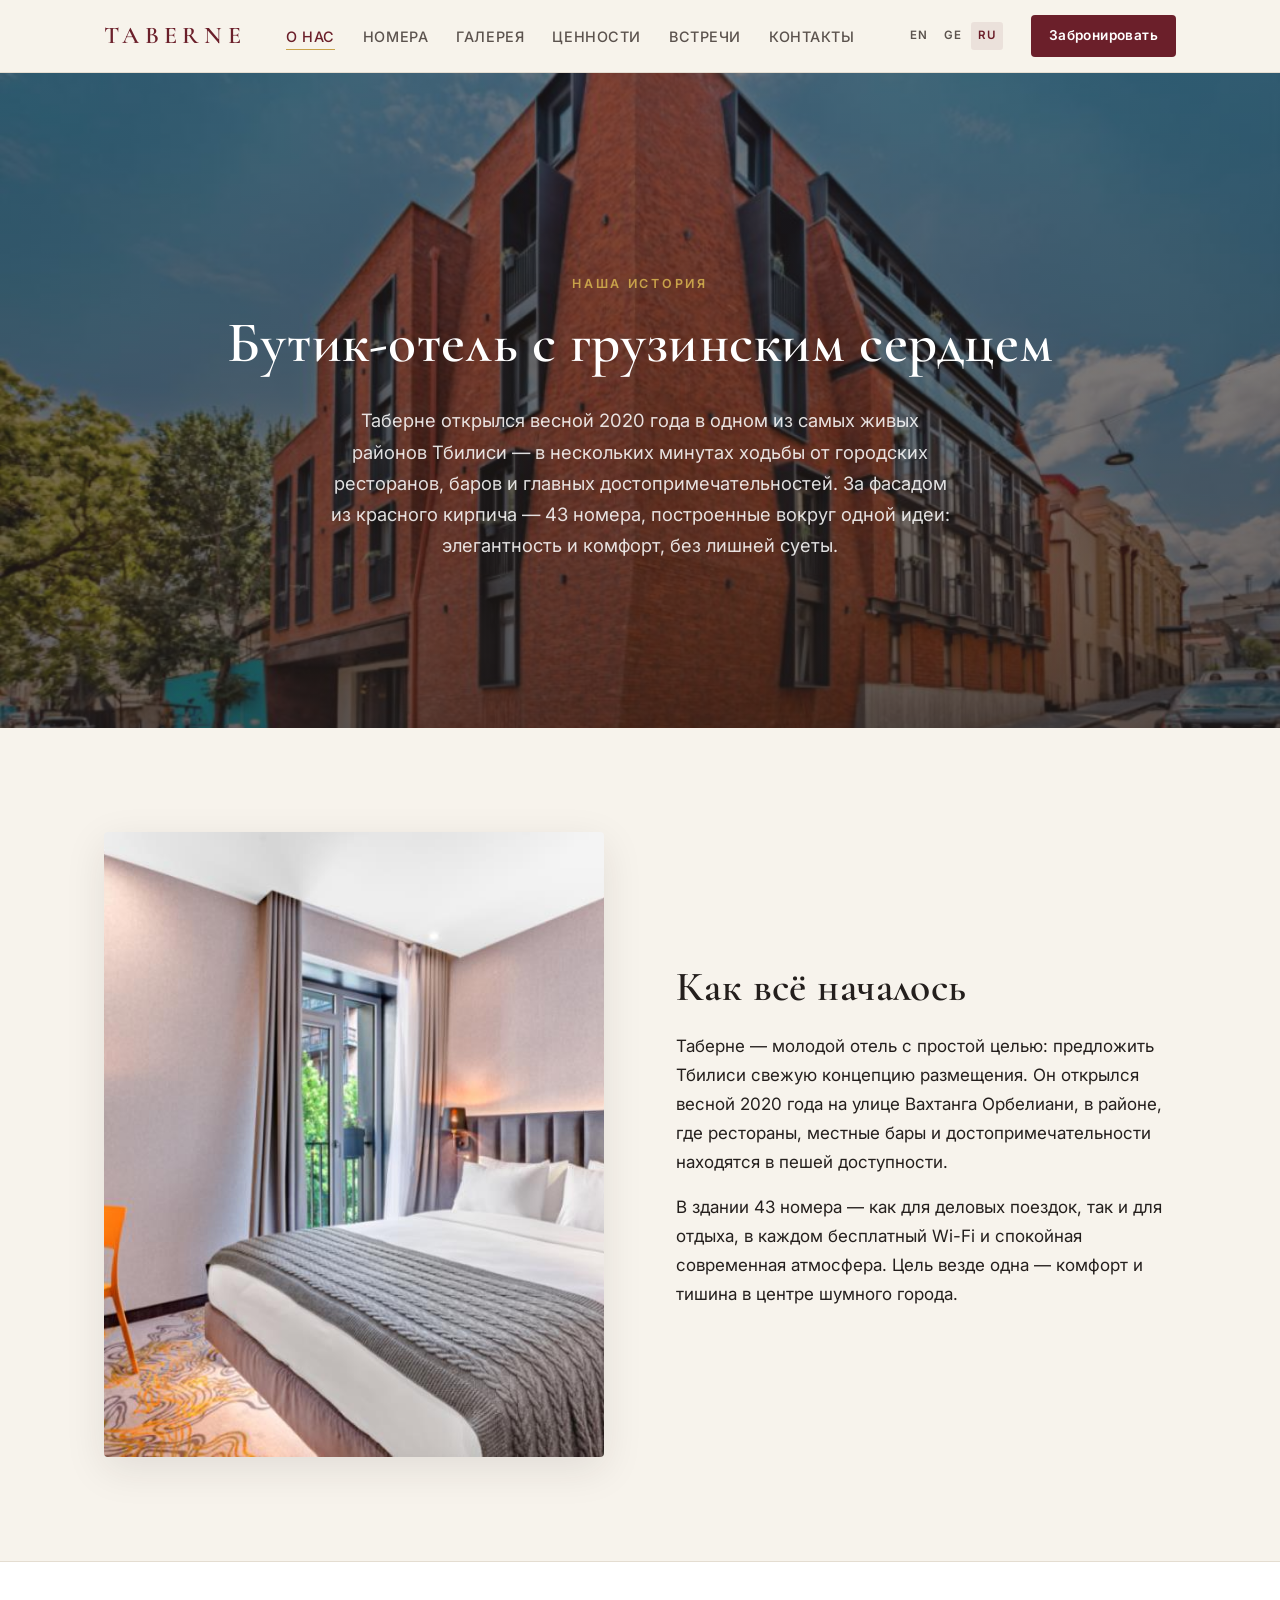
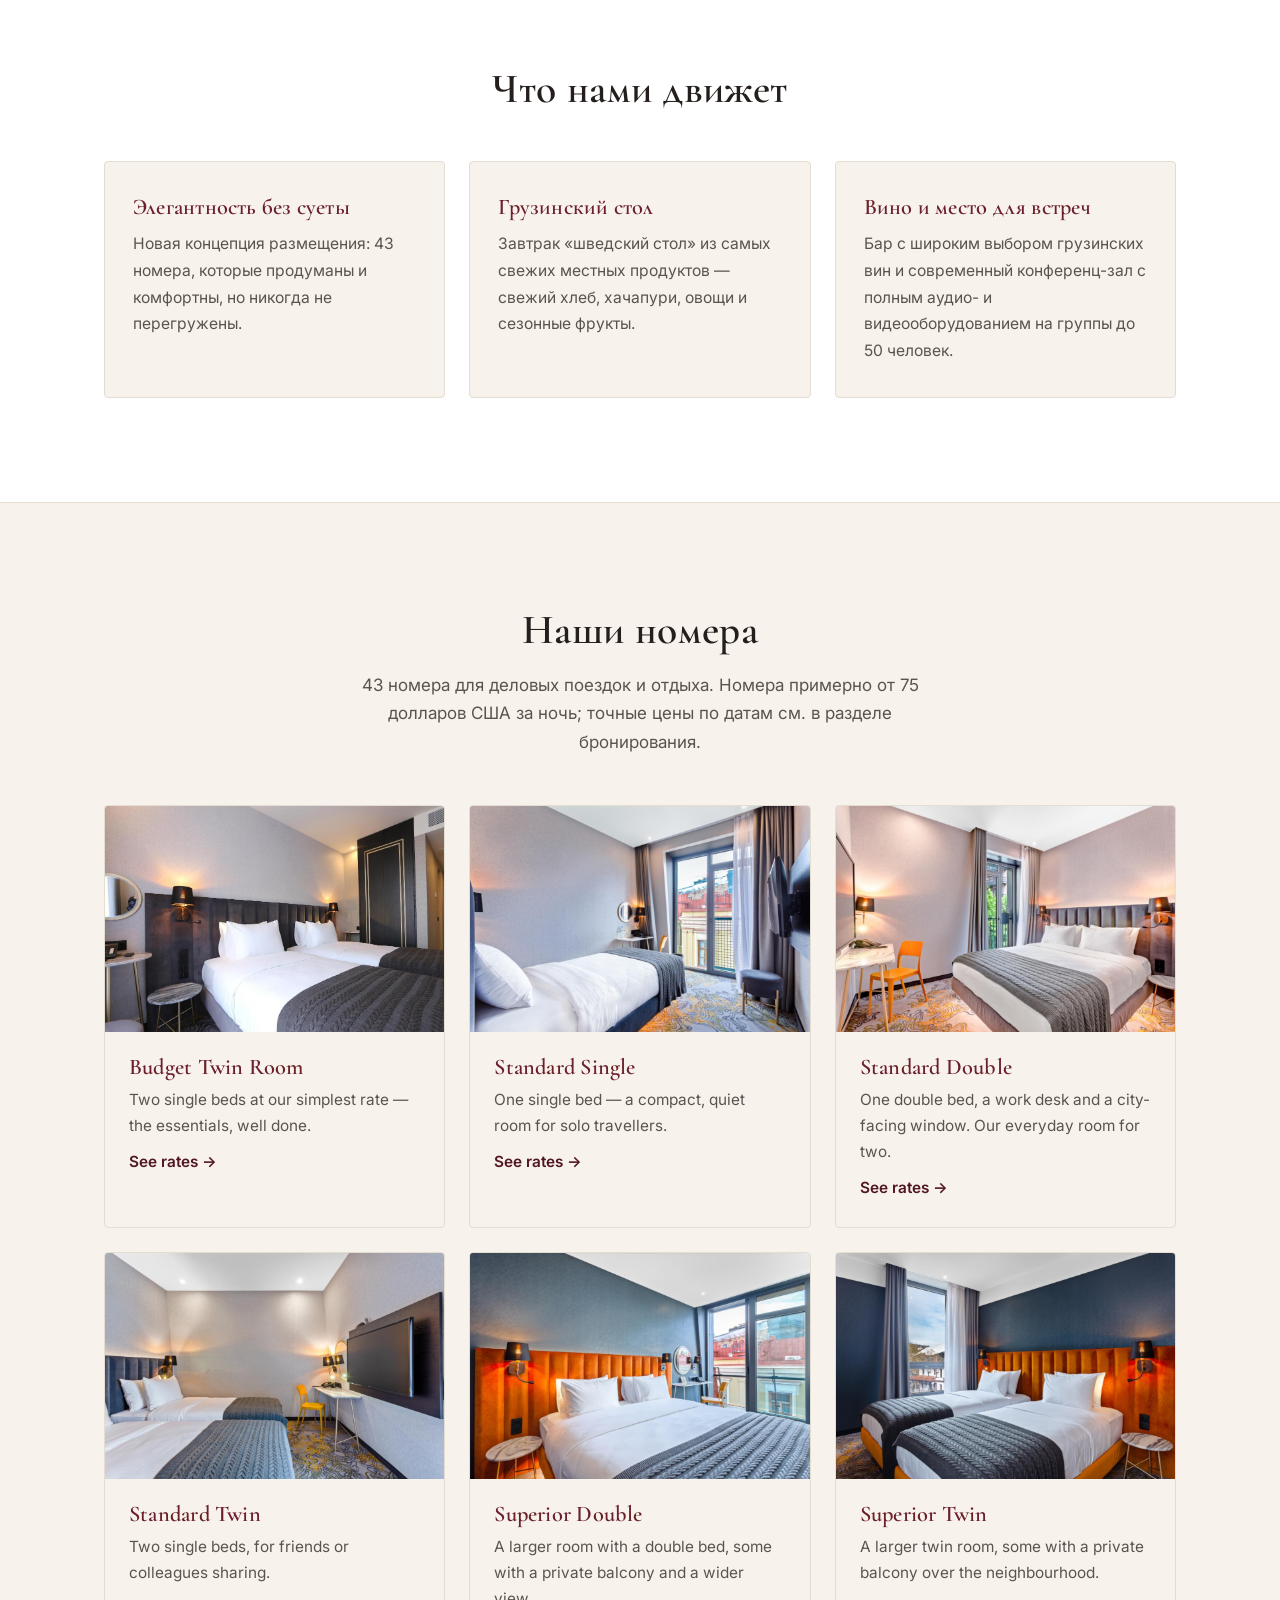
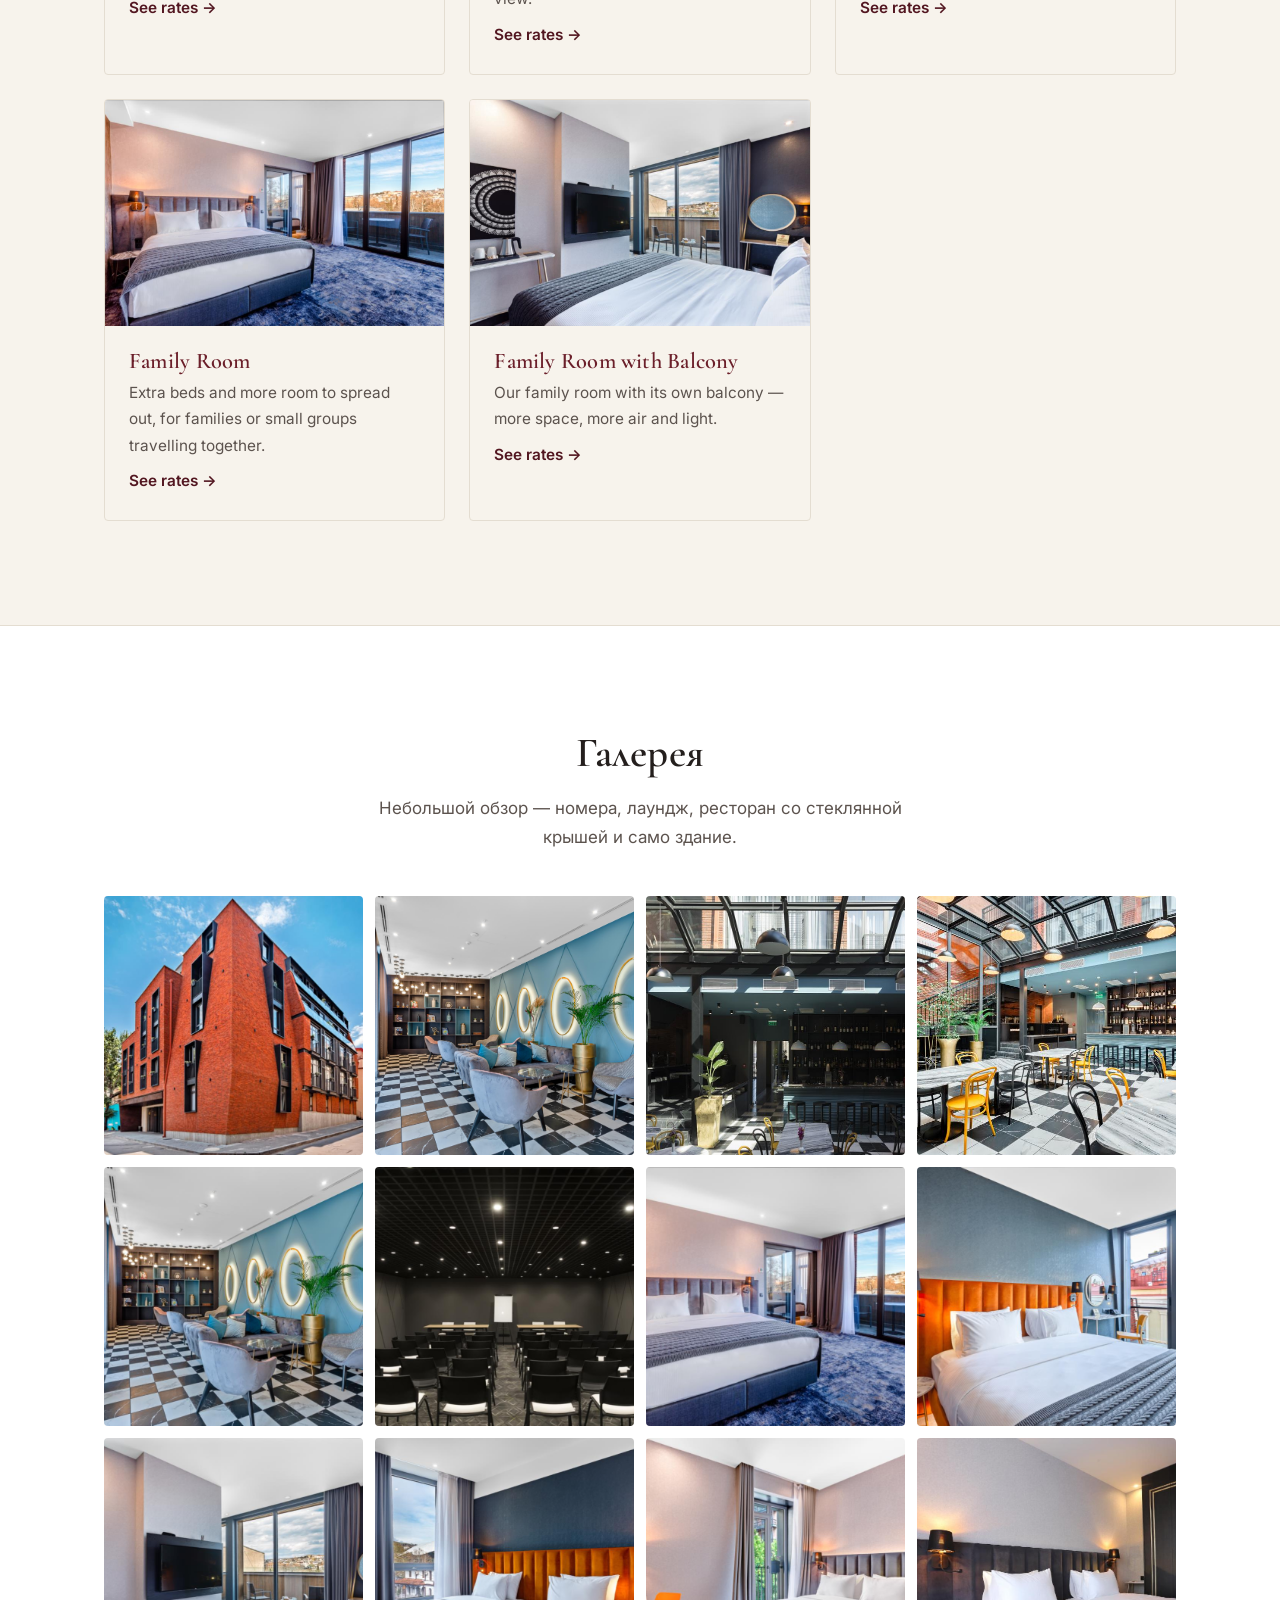
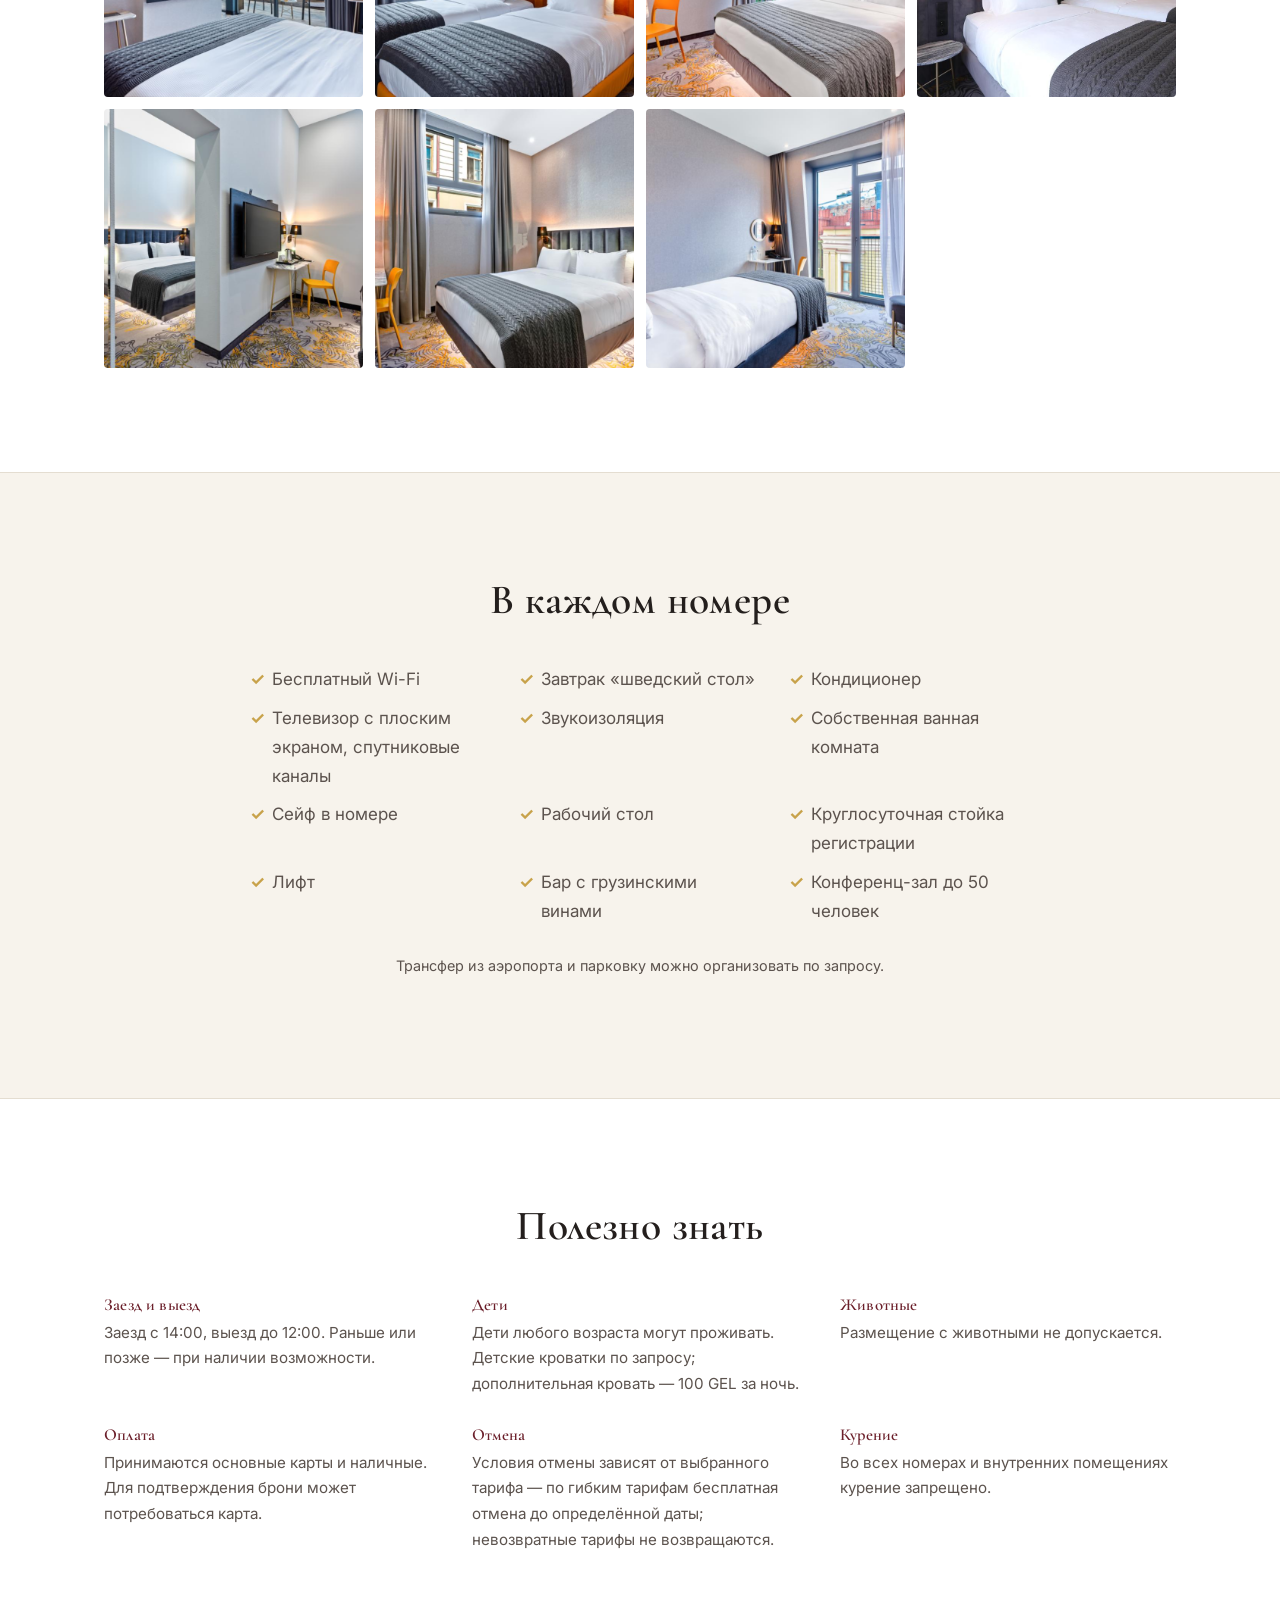
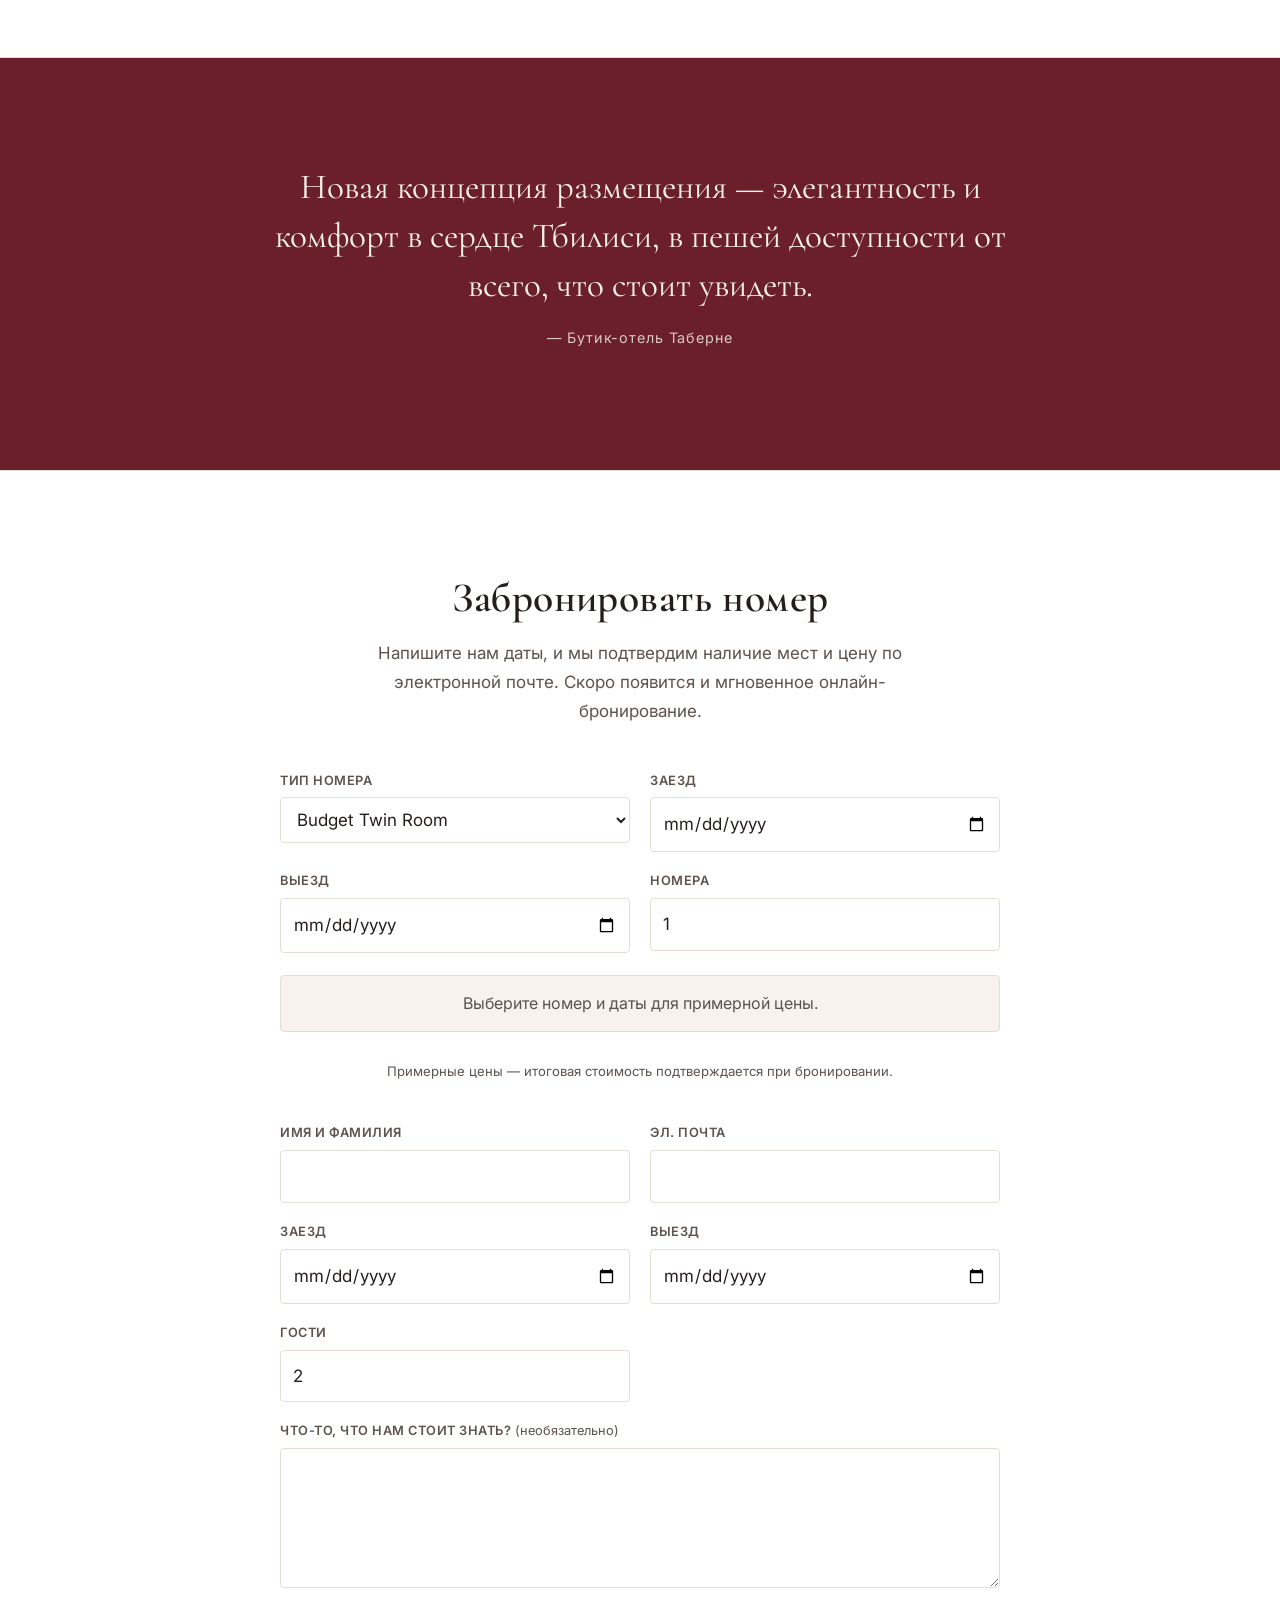
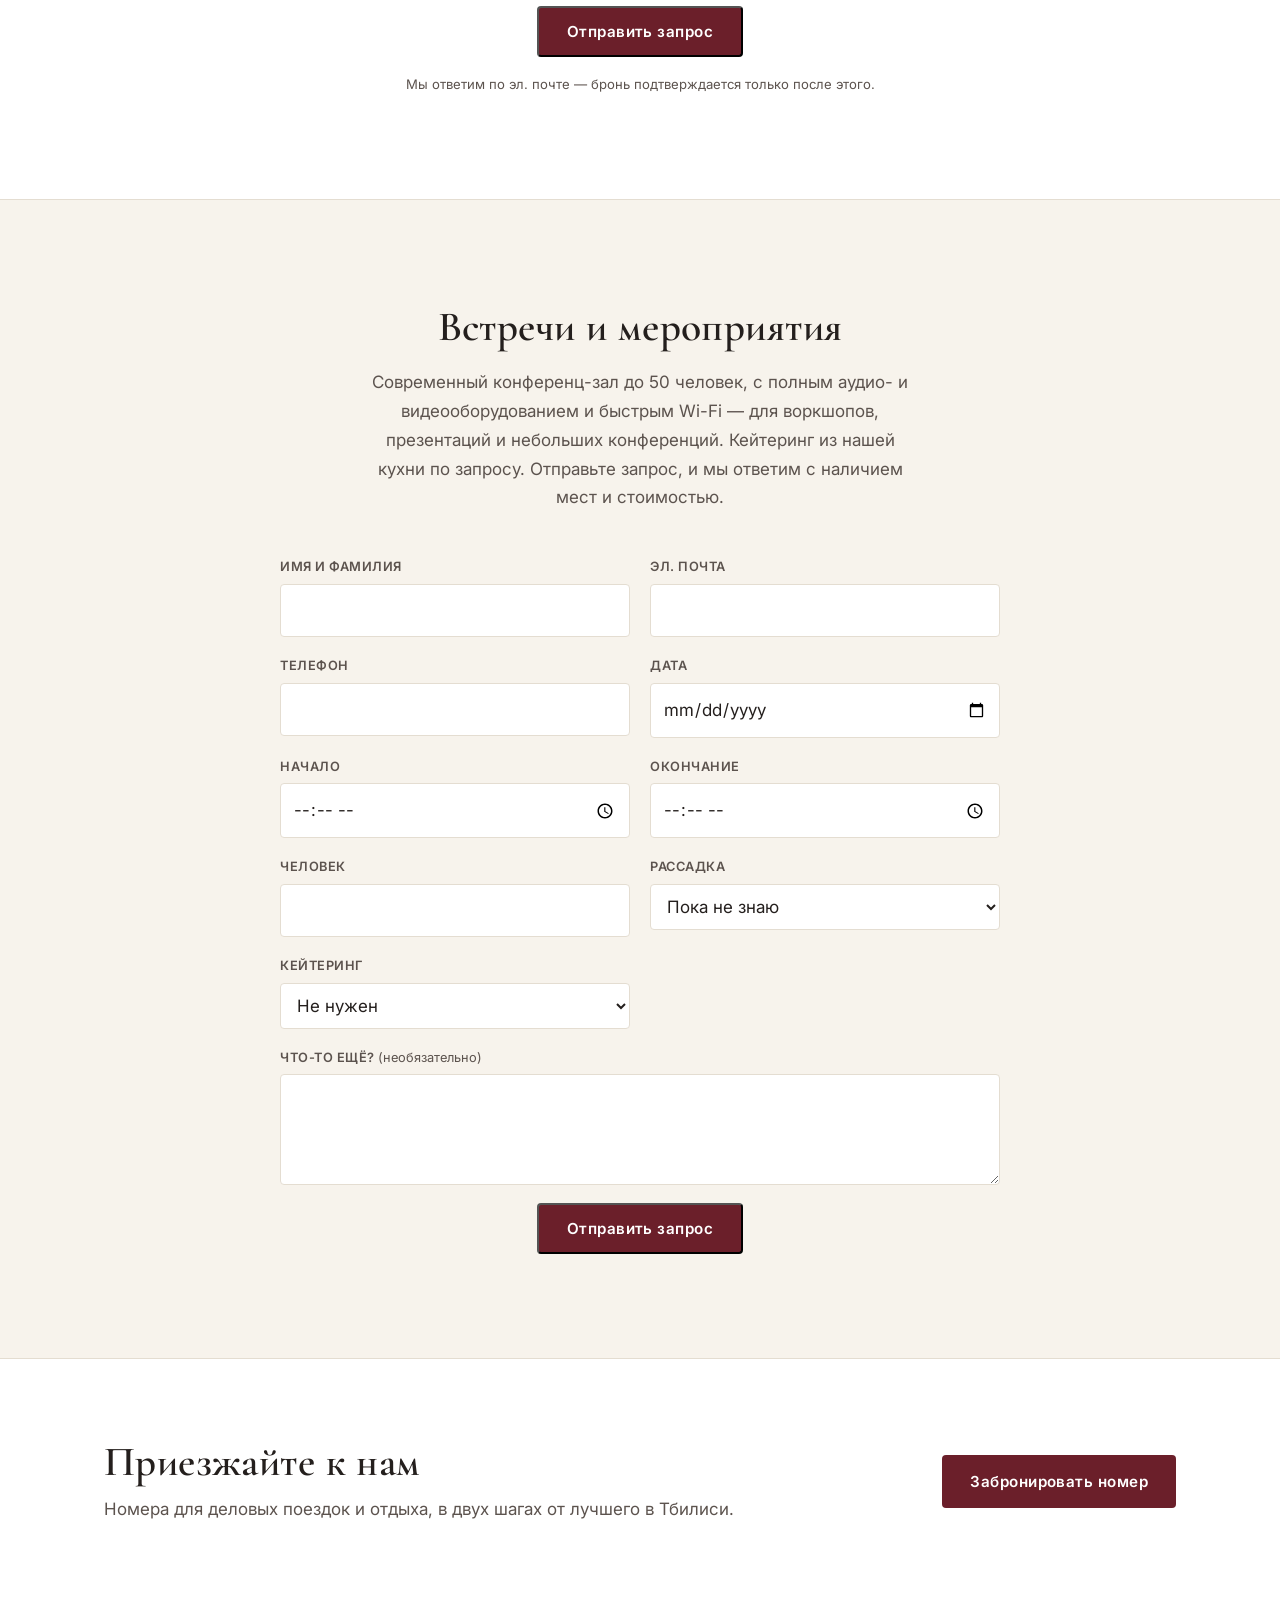
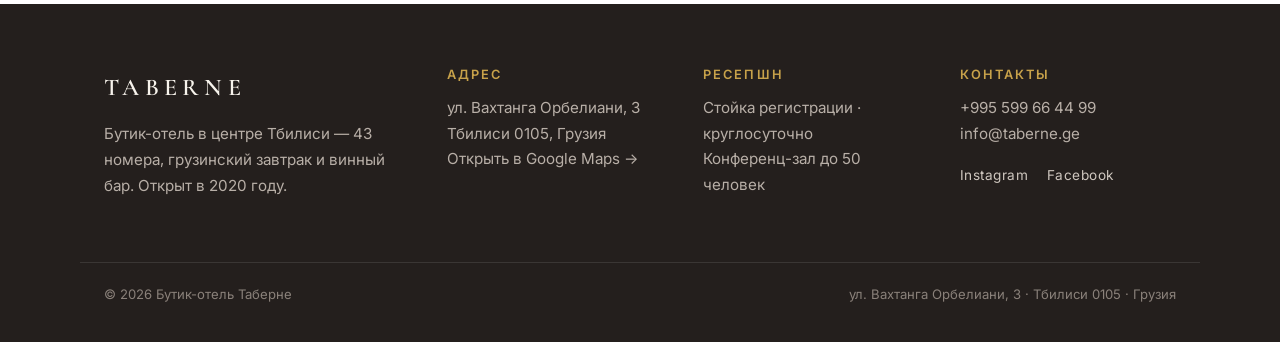
<file: ru.html>
<!DOCTYPE html>
<html lang="ru">
<head>
  <meta charset="UTF-8" />
  <meta name="viewport" content="width=device-width, initial-scale=1" />
  <title>О нас — Таберне</title>
  <meta name="description" content="Таберне — бутик-отель в центре Тбилиси. 43 номера, грузинский завтрак и винный бар. Открыт в 2020 году." />
  <link rel="icon" href="favicon.svg" type="image/svg+xml" />
  <link rel="canonical" href="https://taberne.vercel.app/ru.html" />
  <link rel="preconnect" href="https://fonts.googleapis.com" />
  <link rel="preconnect" href="https://fonts.gstatic.com" crossorigin />
  <link href="https://fonts.googleapis.com/css2?family=Cormorant+Garamond:wght@500;600&family=Inter:wght@400;500;600&family=Noto+Serif+Georgian:wght@500;600&family=Noto+Sans+Georgian:wght@400;500;600&display=swap" rel="stylesheet" />
  <link rel="alternate" hreflang="en" href="index.html" />
  <link rel="alternate" hreflang="ka" href="ka.html" />
  <link rel="alternate" hreflang="ru" href="ru.html" />

  <!-- Social share preview (WhatsApp / Facebook / iMessage / etc.) -->
  <meta property="og:type" content="website" />
  <meta property="og:site_name" content="Taberne Boutique Hotel" />
  <meta property="og:locale" content="ru_RU" />
  <meta property="og:url" content="https://taberne.vercel.app/ru.html" />
  <meta property="og:title" content="Таберне — бутик-отель в Тбилиси" />
  <meta property="og:description" content="43 номера, грузинский завтрак и винный бар в центре Тбилиси. Открыт в 2020 году." />
  <meta property="og:image" content="https://taberne.vercel.app/images/gallery-10.jpg" />
  <meta property="og:image:width" content="1024" />
  <meta property="og:image:height" content="683" />
  <meta name="twitter:card" content="summary_large_image" />
  <meta name="twitter:title" content="Таберне — бутик-отель в Тбилиси" />
  <meta name="twitter:description" content="43 номера, грузинский завтрак и винный бар в центре Тбилиси. Открыт в 2020 году." />
  <meta name="twitter:image" content="https://taberne.vercel.app/images/gallery-10.jpg" />

  <link rel="stylesheet" href="css/styles.css" />
  <script src="js/gallery.js" defer></script>
  <script src="js/forms.js" defer></script>
  <script src="js/calc.js" defer></script>
</head>
<body>
  <!-- ============ NAVBAR ============ -->
  <header class="site-header">
    <div class="container nav-inner">
      <a href="#top" class="brand">TABERNE</a>

      <input type="checkbox" id="nav-toggle" class="nav-toggle" hidden />
      <label for="nav-toggle" class="nav-burger" aria-label="Меню">
        <span></span><span></span><span></span>
      </label>

      <nav class="nav">
        <ul class="nav-list">
          <li><a href="#story" class="is-active">О нас</a></li>
          <li><a href="#rooms">Номера</a></li>
          <li><a href="#gallery">Галерея</a></li>
          <li><a href="#guides">Ценности</a></li>
          <li><a href="#meetings">Встречи</a></li>
          <li><a href="#contact">Контакты</a></li>
        </ul>
        <div class="lang-switch" aria-label="Язык">
          <a href="index.html" hreflang="en">EN</a>
          <a href="ka.html" hreflang="ka">GE</a>
          <a href="ru.html" class="is-active" hreflang="ru">RU</a>
        </div>
        <a href="#reserve" class="btn btn--sm">Забронировать</a>
      </nav>
    </div>
  </header>

  <main>
    <!-- ============ HERO ============ -->
    <section class="hero" id="top">
      <div class="container">
        <p class="eyebrow">Наша история</p>
        <h1>Бутик-отель с грузинским сердцем</h1>
        <p class="hero-lead">
          Таберне открылся весной 2020 года в одном из самых живых районов
          Тбилиси &mdash; в нескольких минутах ходьбы от городских ресторанов,
          баров и главных достопримечательностей. За фасадом из красного кирпича
          &mdash; 43 номера, построенные вокруг одной идеи: элегантность и
          комфорт, без лишней суеты.
        </p>
      </div>
    </section>

    <!-- ============ STORY ============ -->
    <section id="story" class="section">
      <div class="container grid-2">
        <img class="media"
             src="images/gallery-03.jpg"
             alt="Двухместный номер Таберне с бархатным изголовьем, рабочим столом и небольшим балконом" />
        <div>
          <h2>Как всё началось</h2>
          <p>
            Таберне &mdash; молодой отель с простой целью: предложить Тбилиси
            свежую концепцию размещения. Он открылся весной 2020 года на улице
            Вахтанга Орбелиани, в районе, где рестораны, местные бары и
            достопримечательности находятся в пешей доступности.
          </p>
          <p>
            В здании 43 номера &mdash; как для деловых поездок, так и для отдыха,
            в каждом бесплатный Wi-Fi и спокойная современная атмосфера. Цель
            везде одна &mdash; комфорт и тишина в центре шумного города.
          </p>
        </div>
      </div>
    </section>

    <!-- ============ VALUES ============ -->
    <section class="section section--muted" id="guides">
      <div class="container">
        <h2 class="center">Что нами движет</h2>
        <div class="cards">
          <article class="card">
            <h3>Элегантность без суеты</h3>
            <p>Новая концепция размещения: 43 номера, которые продуманы и комфортны, но никогда не перегружены.</p>
          </article>
          <article class="card">
            <h3>Грузинский стол</h3>
            <p>Завтрак «шведский стол» из самых свежих местных продуктов &mdash; свежий хлеб, хачапури, овощи и сезонные фрукты.</p>
          </article>
          <article class="card">
            <h3>Вино и место для встреч</h3>
            <p>Бар с широким выбором грузинских вин и современный конференц-зал с полным аудио- и видеооборудованием на группы до 50 человек.</p>
          </article>
        </div>
      </div>
    </section>

    <!-- ============ ROOM GALLERY ============ -->
    <section class="section" id="rooms">
      <div class="container">
        <h2 class="center">Наши номера</h2>
        <p class="center section-lead">
          43 номера для деловых поездок и отдыха. Номера примерно от 75 долларов
          США за ночь; точные цены по датам см. в разделе бронирования.
        </p>

        <div class="rooms-grid">
          <article class="room-card">
            <img src="images/gallery-13.jpg" alt="Budget twin room with two single beds and a dark upholstered headboard" />
            <div class="room-card-body">
              <h3>Budget Twin Room</h3>
              <p>Two single beds at our simplest rate &mdash; the essentials, well done.</p>
              <p class="room-price"><a href="#reserve">See rates &rarr;</a></p>
            </div>
          </article>
          <article class="room-card">
            <img src="images/gallery-01.jpg" alt="Single room with a large window onto the street below" />
            <div class="room-card-body">
              <h3>Standard Single</h3>
              <p>One single bed &mdash; a compact, quiet room for solo travellers.</p>
              <p class="room-price"><a href="#reserve">See rates &rarr;</a></p>
            </div>
          </article>
          <article class="room-card">
            <img src="images/gallery-03.jpg" alt="Standard double room with a velvet headboard and a small balcony" />
            <div class="room-card-body">
              <h3>Standard Double</h3>
              <p>One double bed, a work desk and a city-facing window. Our everyday room for two.</p>
              <p class="room-price"><a href="#reserve">See rates &rarr;</a></p>
            </div>
          </article>
          <article class="room-card">
            <img src="images/gallery-02.jpg" alt="Standard twin room with two beds and a yellow desk chair" />
            <div class="room-card-body">
              <h3>Standard Twin</h3>
              <p>Two single beds, for friends or colleagues sharing.</p>
              <p class="room-price"><a href="#reserve">See rates &rarr;</a></p>
            </div>
          </article>
          <article class="room-card">
            <img src="images/gallery-05.jpg" alt="Superior double room with an orange velvet headboard and deep teal walls" />
            <div class="room-card-body">
              <h3>Superior Double</h3>
              <p>A larger room with a double bed, some with a private balcony and a wider view.</p>
              <p class="room-price"><a href="#reserve">See rates &rarr;</a></p>
            </div>
          </article>
          <article class="room-card">
            <img src="images/gallery-04.jpg" alt="Superior twin room with navy walls and a view over the Tbilisi hills" />
            <div class="room-card-body">
              <h3>Superior Twin</h3>
              <p>A larger twin room, some with a private balcony over the neighbourhood.</p>
              <p class="room-price"><a href="#reserve">See rates &rarr;</a></p>
            </div>
          </article>
          <article class="room-card">
            <img src="images/gallery-15.jpg" alt="Spacious family room with floor-to-ceiling windows and a balcony over the city" />
            <div class="room-card-body">
              <h3>Family Room</h3>
              <p>Extra beds and more room to spread out, for families or small groups travelling together.</p>
              <p class="room-price"><a href="#reserve">See rates &rarr;</a></p>
            </div>
          </article>
          <article class="room-card">
            <img src="images/gallery-11.jpg" alt="Family room with a private balcony looking over the rooftops of Tbilisi" />
            <div class="room-card-body">
              <h3>Family Room with Balcony</h3>
              <p>Our family room with its own balcony &mdash; more space, more air and light.</p>
              <p class="room-price"><a href="#reserve">See rates &rarr;</a></p>
            </div>
          </article>
        </div>
      </div>
    </section>

    <!-- ============ GALLERY ============ -->
    <section class="section section--muted" id="gallery">
      <div class="container">
        <h2 class="center">Галерея</h2>
        <p class="center section-lead">
          Небольшой обзор &mdash; номера, лаундж, ресторан со стеклянной крышей и
          само здание.
        </p>
        <div class="photo-gallery">
          <img src="images/gallery-10.jpg" alt="Фасад Таберне из красного кирпича на улице Вахтанга Орбелиани" />
          <img src="images/property-03.jpg" alt="Лаундж с синими панелями, золотыми кольцевыми светильниками и полом в шахматную клетку" />
          <img src="images/property-04.jpg" alt="Ресторан со стеклянной крышей, мраморными столами и венскими стульями" />
          <img src="images/gallery-08.jpg" alt="Атриум ресторана под двускатной стеклянной крышей" />
          <img src="images/gallery-07.jpg" alt="Кресла лаунджа вдоль панельной стены" />
          <img src="images/gallery-09.jpg" alt="Конференц-зал с креслами в театральной рассадке" />
          <img src="images/gallery-15.jpg" alt="Просторный семейный номер с панорамными окнами и балконом" />
          <img src="images/gallery-05.jpg" alt="Двухместный номер с оранжевым бархатным изголовьем и тёмно-бирюзовыми стенами" />
          <img src="images/gallery-11.jpg" alt="Номер с собственным балконом и видом на крыши Тбилиси" />
          <img src="images/gallery-04.jpg" alt="Твин-номер с тёмно-синими стенами и видом на холмы Тбилиси" />
          <img src="images/gallery-03.jpg" alt="Двухместный номер с бархатным изголовьем и небольшим балконом" />
          <img src="images/gallery-13.jpg" alt="Твин-номер с двумя односпальными кроватями и тёмным изголовьем" />
          <img src="images/gallery-06.jpg" alt="Номер с зеркальным шкафом и узорчатым ковром" />
          <img src="images/gallery-12.jpg" alt="Компактный двухместный номер с окном на соседний фасад" />
          <img src="images/gallery-01.jpg" alt="Одноместный номер с большим окном на улицу" />
        </div>
      </div>
    </section>

    <!-- ============ AMENITIES ============ -->
    <section class="section" id="amenities">
      <div class="container">
        <h2 class="center">В каждом номере</h2>
        <ul class="amenities">
          <li>Бесплатный Wi-Fi</li>
          <li>Завтрак «шведский стол»</li>
          <li>Кондиционер</li>
          <li>Телевизор с плоским экраном, спутниковые каналы</li>
          <li>Звукоизоляция</li>
          <li>Собственная ванная комната</li>
          <li>Сейф в номере</li>
          <li>Рабочий стол</li>
          <li>Круглосуточная стойка регистрации</li>
          <li>Лифт</li>
          <li>Бар с грузинскими винами</li>
          <li>Конференц-зал до 50 человек</li>
        </ul>
        <p class="center amenities-note">Трансфер из аэропорта и парковку можно организовать по запросу.</p>
      </div>
    </section>

    <!-- ============ GOOD TO KNOW ============ -->
    <section class="section section--muted" id="stay">
      <div class="container">
        <h2 class="center">Полезно знать</h2>
        <div class="stay-grid">
          <div>
            <h3>Заезд и выезд</h3>
            <p>Заезд с 14:00, выезд до 12:00. Раньше или позже &mdash; при наличии возможности.</p>
          </div>
          <div>
            <h3>Дети</h3>
            <p>Дети любого возраста могут проживать. Детские кроватки по запросу; дополнительная кровать — 100 GEL за ночь.</p>
          </div>
          <div>
            <h3>Животные</h3>
            <p>Размещение с животными не допускается.</p>
          </div>
          <div>
            <h3>Оплата</h3>
            <p>Принимаются основные карты и наличные. Для подтверждения брони может потребоваться карта.</p>
          </div>
          <div>
            <h3>Отмена</h3>
            <p>Условия отмены зависят от выбранного тарифа — по гибким тарифам бесплатная отмена до определённой даты; невозвратные тарифы не возвращаются.</p>
          </div>
          <div>
            <h3>Курение</h3>
            <p>Во всех номерах и внутренних помещениях курение запрещено.</p>
          </div>
        </div>
      </div>
    </section>

    <!-- ============ QUOTE ============ -->
    <section class="section quote">
      <div class="container">
        <blockquote>
          Новая концепция размещения &mdash; элегантность и комфорт в сердце
          Тбилиси, в пешей доступности от всего, что стоит увидеть.
        </blockquote>
        <p class="quote-by">&mdash; Бутик-отель Таберне</p>
      </div>
    </section>

    <!-- ============ RESERVE ============ -->
    <section class="section section--muted" id="reserve">
      <div class="container">
        <h2 class="center">Забронировать номер</h2>
        <p class="center section-lead">
          Напишите нам даты, и мы подтвердим наличие мест и цену по электронной
          почте. Скоро появится и мгновенное онлайн-бронирование.
        </p>

        <div id="calc" class="reserve-form calc"
             data-prompt="Выберите номер и даты для примерной цены."
             data-night="ночь" data-nights="ночей" data-approx="около">
          <div class="field">
            <label for="calc-type">Тип номера</label>
            <select id="calc-type" name="type">
              <option>Budget Twin Room</option>
              <option>Standard Single</option>
              <option>Standard Double</option>
              <option>Standard Twin</option>
              <option>Superior Double</option>
              <option>Superior Twin</option>
              <option>Family Room</option>
              <option>Family Room with Balcony</option>
            </select>
          </div>
          <div class="field">
            <label for="calc-in">Заезд</label>
            <input id="calc-in" name="checkin" type="date" />
          </div>
          <div class="field">
            <label for="calc-out">Выезд</label>
            <input id="calc-out" name="checkout" type="date" />
          </div>
          <div class="field">
            <label for="calc-rooms">Номера</label>
            <input id="calc-rooms" name="rooms" type="number" min="1" max="10" value="1" />
          </div>
          <p class="calc-out field--full">Выберите номер и даты для примерной цены.</p>
          <p class="calc-note field--full">Примерные цены &mdash; итоговая стоимость подтверждается при бронировании.</p>
        </div>

        <!-- Real-time booking engine (area.ly — Taberne property 134) -->
        <div class="booking-embed">
          <div id="ar-root" data-property="134"></div>
        </div>

        <div class="reserve-fallback">
          <form id="reserve-form" class="reserve-form w3form" action="https://formsubmit.co/nikolozbalanchivadze4@gmail.com" method="POST" novalidate
                data-subject="Room request - Taberne website"
                data-sending="Отправка..."
                data-ok="Спасибо — мы получили ваш запрос и ответим по электронной почте."
                data-err="К сожалению, что-то пошло не так. Напишите нам: info@taberne.ge">
            <div class="field">
              <label for="rf-name">Имя и фамилия</label>
              <input id="rf-name" name="name" type="text" autocomplete="name" required />
            </div>
            <div class="field">
              <label for="rf-email">Эл. почта</label>
              <input id="rf-email" name="email" type="email" autocomplete="email" required />
            </div>
            <div class="field">
              <label for="rf-arrival">Заезд</label>
              <input id="rf-arrival" name="arrival" type="date" required />
            </div>
            <div class="field">
              <label for="rf-departure">Выезд</label>
              <input id="rf-departure" name="departure" type="date" required />
            </div>
            <div class="field">
              <label for="rf-guests">Гости</label>
              <input id="rf-guests" name="guests" type="number" min="1" max="10" value="2" required />
            </div>
            <div class="field field--full">
              <label for="rf-message">Что-то, что нам стоит знать? <span class="opt">(необязательно)</span></label>
              <textarea id="rf-message" name="message" rows="4"></textarea>
            </div>
            <input type="hidden" name="_captcha" value="false" />
            <input type="checkbox" name="_honey" class="hp" tabindex="-1" autocomplete="off" aria-hidden="true" />
            <div class="field field--full form-actions">
              <button type="submit" class="btn">Отправить запрос</button>
              <p class="form-note">Мы ответим по эл. почте — бронь подтверждается только после этого.</p>
            </div>
            <p class="form-status field--full" hidden></p>
          </form>
        </div>
      </div>
    </section>

    <!-- ============ MEETINGS ============ -->
    <section class="section" id="meetings">
      <div class="container">
        <h2 class="center">Встречи и мероприятия</h2>
        <p class="center section-lead">
          Современный конференц-зал до 50 человек, с полным аудио- и
          видеооборудованием и быстрым Wi-Fi &mdash; для воркшопов, презентаций и
          небольших конференций. Кейтеринг из нашей кухни по запросу. Отправьте
          запрос, и мы ответим с наличием мест и стоимостью.
        </p>

        <form class="reserve-form w3form" action="https://formsubmit.co/nikolozbalanchivadze4@gmail.com" method="POST" novalidate
              data-subject="Meeting room enquiry - Taberne website"
              data-sending="Отправка..."
              data-ok="Спасибо — мы получили ваш запрос и ответим по эл. почте с наличием мест и стоимостью."
              data-err="К сожалению, что-то пошло не так. Напишите нам: info@taberne.ge">
          <div class="field">
            <label for="mf-name">Имя и фамилия</label>
            <input id="mf-name" name="name" type="text" autocomplete="name" required />
          </div>
          <div class="field">
            <label for="mf-email">Эл. почта</label>
            <input id="mf-email" name="email" type="email" autocomplete="email" required />
          </div>
          <div class="field">
            <label for="mf-phone">Телефон</label>
            <input id="mf-phone" name="phone" type="tel" autocomplete="tel" />
          </div>
          <div class="field">
            <label for="mf-date">Дата</label>
            <input id="mf-date" name="date" type="date" required />
          </div>
          <div class="field">
            <label for="mf-start">Начало</label>
            <input id="mf-start" name="start_time" type="time" />
          </div>
          <div class="field">
            <label for="mf-end">Окончание</label>
            <input id="mf-end" name="end_time" type="time" />
          </div>
          <div class="field">
            <label for="mf-people">Человек</label>
            <input id="mf-people" name="people" type="number" min="1" max="50" />
          </div>
          <div class="field">
            <label for="mf-layout">Рассадка</label>
            <select id="mf-layout" name="layout">
              <option>Пока не знаю</option>
              <option>Театр</option>
              <option>Совет директоров</option>
              <option>П-образная</option>
              <option>Классная</option>
            </select>
          </div>
          <div class="field">
            <label for="mf-catering">Кейтеринг</label>
            <select id="mf-catering" name="catering">
              <option>Не нужен</option>
              <option>Кофе и закуски</option>
              <option>Обед</option>
              <option>Весь день</option>
            </select>
          </div>
          <div class="field field--full">
            <label for="mf-message">Что-то ещё? <span class="opt">(необязательно)</span></label>
            <textarea id="mf-message" name="message" rows="3"></textarea>
          </div>
          <input type="hidden" name="_captcha" value="false" />
            <input type="checkbox" name="_honey" class="hp" tabindex="-1" autocomplete="off" aria-hidden="true" />
          <div class="field field--full form-actions">
            <button type="submit" class="btn">Отправить запрос</button>
          </div>
          <p class="form-status field--full" hidden></p>
        </form>
      </div>
    </section>

    <!-- ============ CTA ============ -->
    <section class="cta">
      <div class="container cta-inner">
        <div>
          <h2>Приезжайте к нам</h2>
          <p>Номера для деловых поездок и отдыха, в двух шагах от лучшего в Тбилиси.</p>
        </div>
        <a href="#reserve" class="btn">Забронировать номер</a>
      </div>
    </section>
  </main>

  <!-- ============ FOOTER ============ -->
  <footer class="site-footer" id="contact">
    <div class="container footer-grid">
      <div class="footer-col">
        <a href="#top" class="brand brand--footer">TABERNE</a>
        <p class="footer-note">Бутик-отель в центре Тбилиси &mdash; 43 номера, грузинский завтрак и винный бар. Открыт в 2020 году.</p>
      </div>

      <div class="footer-col">
        <h4>Адрес</h4>
        <p>ул. Вахтанга Орбелиани, 3<br />Тбилиси 0105, Грузия<br />
        <a href="https://www.google.com/maps/search/?api=1&amp;query=41.698957%2C44.804415" target="_blank" rel="noopener">Открыть в Google Maps &rarr;</a></p>
      </div>

      <div class="footer-col">
        <h4>Ресепшн</h4>
        <p>Стойка регистрации &middot; круглосуточно<br />Конференц-зал до 50 человек</p>
      </div>

      <div class="footer-col">
        <h4>Контакты</h4>
        <p>
          <a href="tel:+995599664499">+995 599 66 44 99</a><br />
          <a href="mailto:info@taberne.ge">info@taberne.ge</a>
        </p>
        <ul class="social">
          <li><a href="https://www.instagram.com/taberneboutiquehotel/">Instagram</a></li>
          <li><a href="https://www.facebook.com/taberneboutiquehotel">Facebook</a></li>
        </ul>
      </div>
    </div>

    <div class="container footer-bottom">
      <p>&copy; 2026 Бутик-отель Таберне</p>
      <p>ул. Вахтанга Орбелиани, 3 &middot; Тбилиси 0105 &middot; Грузия</p>
    </div>
  </footer>

  <!-- area.ly booking engine -->
  <script>
    (function (d, s, i, v, l) {
      var js = d.getElementsByTagName(s)[0];
      if (d.getElementById(i)) return;
      var el = d.createElement(s);
      el.id = i;
      el.onload = function () { if (window.AR) AR.init({}); };
      el.src = 'https://assets.arealy.net/bookingengine/' + l + '/' + v + '/sdk.min.js';
      js.parentNode.insertBefore(el, js);
    }(document, 'script', 'ar-sdk', 'v2.1', 'en'));
  </script>

</body>
</html>
</file>
<file: css/styles.css>
/* ============================================================
   Taberne — base stylesheet
   Layout: sticky navbar, content sections, multi-column footer
   ============================================================ */

:root {
  --wine:        #6b1f2a;
  --wine-dark:   #521620;
  --cream:       #f7f3ec;
  --paper:       #ffffff;
  --ink:         #241f1d;
  --ink-soft:    #5c534e;
  --gold:        #c8a24a;
  --line:        #e4ddd1;

  --font-head: "Cormorant Garamond", Georgia, "Times New Roman", serif;
  --font-body: "Inter", -apple-system, BlinkMacSystemFont, "Segoe UI", Roboto, sans-serif;

  --container: 1120px;
  --radius: 4px;
  --shadow: 0 12px 40px rgba(36, 31, 29, 0.10);
  --transition: 180ms ease;
}

/* ---------- Reset-ish ---------- */
*,
*::before,
*::after { box-sizing: border-box; }

html { scroll-behavior: smooth; scroll-padding-top: 88px; /* keep the sticky header from covering anchored sections */ }

body {
  margin: 0;
  font-family: var(--font-body);
  font-size: 17px;
  line-height: 1.7;
  color: var(--ink);
  background: var(--cream);
  -webkit-font-smoothing: antialiased;
  overflow-x: clip;          /* nothing can push the page wider than the screen */
}

img { max-width: 100%; display: block; }

a { color: inherit; text-decoration: none; }

h1, h2, h3, h4 {
  font-family: var(--font-head);
  font-weight: 600;
  line-height: 1.15;
  margin: 0 0 0.5em;
  letter-spacing: 0.01em;
}

h1 { font-size: clamp(2.4rem, 5vw, 3.6rem); }
h2 { font-size: clamp(1.9rem, 3.5vw, 2.6rem); }
h3 { font-size: 1.4rem; }

p { margin: 0 0 1rem; }

.container {
  width: 100%;
  max-width: var(--container);
  margin-inline: auto;
  padding-inline: 24px;
}

.center { text-align: center; }

/* ---------- Buttons ---------- */
.btn {
  display: inline-block;
  background: var(--wine);
  color: #fff;
  font-family: var(--font-body);
  font-size: 0.95rem;
  font-weight: 600;
  letter-spacing: 0.03em;
  padding: 14px 28px;
  border-radius: var(--radius);
  transition: background var(--transition), transform var(--transition);
}
.btn:hover { background: var(--wine-dark); transform: translateY(-1px); }
.btn--sm { padding: 9px 18px; font-size: 0.85rem; }

/* ============================================================
   NAVBAR
   ============================================================ */
.site-header {
  position: sticky;
  top: 0;
  z-index: 50;
  background: rgba(247, 243, 236, 0.9);
  backdrop-filter: saturate(160%) blur(8px);
  border-bottom: 1px solid var(--line);
}

.nav-inner {
  display: flex;
  align-items: center;
  justify-content: flex-start;
  gap: 40px;
  min-height: 72px;
}

.brand {
  font-family: var(--font-head);
  font-size: 1.5rem;
  font-weight: 600;
  letter-spacing: 0.22em;
  color: var(--wine);
}

.nav { display: flex; align-items: center; gap: 28px; flex: 1; }

.nav-list {
  display: flex;
  gap: 28px;
  margin: 0;
  padding: 0;
  list-style: none;
}

.nav-list a {
  font-size: 0.9rem;
  font-weight: 500;
  letter-spacing: 0.04em;
  text-transform: uppercase;
  color: var(--ink-soft);
  padding-bottom: 4px;
  border-bottom: 1px solid transparent;
  transition: color var(--transition), border-color var(--transition);
}
.nav-list a:hover,
.nav-list a.is-active {
  color: var(--wine);
  border-color: var(--gold);
}

/* Mobile burger (CSS-only toggle) */
.nav-burger { display: none; cursor: pointer; padding: 8px; margin-left: auto; }
.nav-burger span {
  display: block;
  width: 24px;
  height: 2px;
  margin: 5px 0;
  background: var(--ink);
  transition: transform var(--transition), opacity var(--transition);
}

/* ============================================================
   HERO
   ============================================================ */
.hero {
  position: relative;
  padding: clamp(96px, 16vw, 200px) 0 clamp(84px, 12vw, 150px);
  text-align: center;
  color: #fff;
  background:
    linear-gradient(rgba(36, 31, 29, 0.55), rgba(36, 31, 29, 0.68)),
    url("../images/gallery-10.jpg")
      center / cover no-repeat;
}
.hero h1 { color: #fff; }
.hero-lead {
  max-width: 620px;
  margin-inline: auto;
  font-size: 1.15rem;
  color: rgba(255, 255, 255, 0.86);
}

.eyebrow {
  font-size: 0.78rem;
  font-weight: 600;
  letter-spacing: 0.22em;
  text-transform: uppercase;
  color: var(--gold);
  margin-bottom: 1rem;
}

/* ============================================================
   SECTIONS
   ============================================================ */
.section { padding: clamp(56px, 9vw, 104px) 0; }
.section--muted { background: var(--paper); border-block: 1px solid var(--line); }

.grid-2 {
  display: grid;
  grid-template-columns: 1fr 1fr;
  gap: clamp(32px, 6vw, 72px);
  align-items: center;
}

.media {
  width: 100%;
  aspect-ratio: 4 / 5;
  object-fit: cover;
  border-radius: var(--radius);
  background: linear-gradient(135deg, var(--wine), var(--wine-dark));
  box-shadow: var(--shadow);
}

/* Room gallery */
.section-lead {
  max-width: 560px;
  margin: -0.3rem auto 44px;
  color: var(--ink-soft);
}
.gallery-grid {
  display: grid;
  grid-template-columns: repeat(3, 1fr);
  gap: 16px;
}
.gallery-grid img {
  width: 100%;
  aspect-ratio: 3 / 2;
  object-fit: cover;
  border-radius: var(--radius);
  transition: transform var(--transition);
}
.gallery-grid img:hover { transform: scale(1.02); }

/* Cards */
.cards {
  display: grid;
  grid-template-columns: repeat(3, 1fr);
  gap: 24px;
  margin-top: 48px;
}
.card {
  background: var(--cream);
  border: 1px solid var(--line);
  border-radius: var(--radius);
  padding: 32px 28px;
  transition: transform var(--transition), box-shadow var(--transition);
}
.card:hover { transform: translateY(-4px); box-shadow: var(--shadow); }
.card h3 { color: var(--wine); }
.card p { margin: 0; color: var(--ink-soft); font-size: 0.98rem; }

/* Quote */
.quote { text-align: center; background: var(--wine); color: var(--cream); }
.quote blockquote {
  font-family: var(--font-head);
  font-size: clamp(1.5rem, 3.5vw, 2.2rem);
  line-height: 1.4;
  max-width: 780px;
  margin: 0 auto 1rem;
}
.quote-by { letter-spacing: 0.06em; font-size: 0.9rem; opacity: 0.8; }

/* CTA */
.cta { background: var(--paper); border-top: 1px solid var(--line); padding: clamp(48px, 7vw, 80px) 0; }
.cta-inner {
  display: flex;
  align-items: center;
  justify-content: space-between;
  gap: 32px;
  flex-wrap: wrap;
}
.cta h2 { margin-bottom: 0.2em; }
.cta p { margin: 0; color: var(--ink-soft); }

/* ============================================================
   FOOTER
   ============================================================ */
.site-footer {
  background: var(--ink);
  color: #cfc7bf;
  padding-top: 64px;
  font-size: 0.95rem;
}

.footer-grid {
  display: grid;
  grid-template-columns: 1.4fr 1fr 1fr 1fr;
  gap: 40px;
  padding-bottom: 48px;
}

.brand--footer { color: var(--cream); display: inline-block; margin-bottom: 12px; }
.footer-note { color: #9a9089; max-width: 34ch; }

.footer-col h4 {
  font-family: var(--font-body);
  font-size: 0.8rem;
  font-weight: 600;
  letter-spacing: 0.16em;
  text-transform: uppercase;
  color: var(--gold);
  margin-bottom: 12px;
}
.footer-col p { color: #b8afa7; }
.footer-col a:hover { color: #fff; }

.social {
  list-style: none;
  margin: 14px 0 0;
  padding: 0;
  display: flex;
  gap: 18px;
}
.social a { color: #cfc7bf; font-size: 0.85rem; letter-spacing: 0.04em; }

.footer-bottom {
  display: flex;
  align-items: center;
  justify-content: space-between;
  padding: 20px 24px;
  border-top: 1px solid rgba(255, 255, 255, 0.1);
  font-size: 0.82rem;
  color: #8a817a;
}
.footer-bottom ul {
  list-style: none;
  display: flex;
  gap: 20px;
  margin: 0;
  padding: 0;
}
.footer-bottom a:hover { color: #fff; }

/* ============================================================
   RESPONSIVE
   ============================================================ */
@media (max-width: 860px) {
  .grid-2 { grid-template-columns: 1fr; }
  .media { aspect-ratio: 16 / 10; }
  .cards { grid-template-columns: 1fr; }
  .gallery-grid { grid-template-columns: 1fr 1fr; }
  .footer-grid { grid-template-columns: 1fr 1fr; }
}

@media (max-width: 920px) {
  .nav-burger { display: block; }
  .nav .lang-switch { margin-left: 0; margin-top: 8px; }

  .nav {
    position: absolute;
    inset: 72px 0 auto 0;
    flex-direction: column;
    align-items: flex-start;
    gap: 8px;
    background: var(--cream);
    padding: 0 24px;
    max-height: 0;
    overflow: hidden;
    border-bottom: 0 solid var(--line);
    transition: max-height var(--transition), padding var(--transition), border-width var(--transition);
  }
  .nav-toggle:checked ~ .nav {
    max-height: 85vh;
    overflow-y: auto;
    padding: 12px 24px 22px;
    border-bottom-width: 1px;
  }

  .nav-list {
    flex-direction: column;
    gap: 2px;
    width: 100%;
  }
  .nav-list a { display: block; width: 100%; padding: 11px 0; }

  .nav-toggle:checked ~ .nav-burger span:nth-child(1) { transform: translateY(7px) rotate(45deg); }
  .nav-toggle:checked ~ .nav-burger span:nth-child(2) { opacity: 0; }
  .nav-toggle:checked ~ .nav-burger span:nth-child(3) { transform: translateY(-7px) rotate(-45deg); }
}

@media (max-width: 520px) {
  .footer-grid { grid-template-columns: 1fr; }
  .footer-bottom { flex-direction: column; gap: 10px; text-align: center; }
}

/* ---------- Reserve-a-room form ---------- */
.reserve-form {
  max-width: 720px;
  margin: 0 auto;
  display: grid;
  grid-template-columns: 1fr 1fr;
  gap: 18px 20px;
}
.field { display: flex; flex-direction: column; gap: 6px; }
.field--full { grid-column: 1 / -1; }

.reserve-form label {
  font-size: 0.8rem;
  font-weight: 600;
  letter-spacing: 0.04em;
  text-transform: uppercase;
  color: var(--ink-soft);
}
.reserve-form .opt { font-weight: 400; text-transform: none; letter-spacing: 0; }

.reserve-form input,
.reserve-form textarea {
  width: 100%;
  max-width: 100%;
  padding: 11px 12px;
  font: inherit;
  color: var(--ink);
  background: var(--paper);
  border: 1px solid var(--line);
  border-radius: var(--radius);
  transition: border-color var(--transition), box-shadow var(--transition);
}
.reserve-form textarea { resize: vertical; min-height: 96px; }

.reserve-form input:focus,
.reserve-form textarea:focus {
  outline: none;
  border-color: var(--wine);
  box-shadow: 0 0 0 3px rgba(107, 31, 42, 0.12);
}

.form-actions { display: flex; align-items: center; gap: 16px; flex-wrap: wrap; }
.form-note { margin: 0; font-size: 0.82rem; color: var(--ink-soft); }

@media (max-width: 720px) {
  .reserve-form { grid-template-columns: 1fr; }
}

/* ---------- area.ly booking widget + email fallback ---------- */
.booking-embed { max-width: 900px; margin: 0 auto; }
#ar-root:not(:empty) { width: 100%; min-height: 460px; margin-bottom: 32px; }
#ar-root > iframe { width: 100%; border: 0; }

.reserve-fallback { max-width: 720px; margin: 0 auto; }

/* ---------- Language switcher + per-language fonts ---------- */
html:lang(ka) {
  --font-head: "Noto Serif Georgian", "Cormorant Garamond", Georgia, serif;
  --font-body: "Noto Sans Georgian", "Inter", -apple-system, BlinkMacSystemFont, "Segoe UI", sans-serif;
}

.lang-switch { display: flex; align-items: center; gap: 2px; margin-left: auto; }
.lang-switch a {
  font-family: var(--font-body);
  font-size: 0.72rem;
  font-weight: 600;
  letter-spacing: 0.08em;
  color: var(--ink-soft);
  padding: 4px 7px;
  border-radius: 3px;
  transition: color var(--transition), background var(--transition);
}
.lang-switch a:hover { color: var(--wine); }
.lang-switch a.is-active { color: var(--wine); background: rgba(107, 31, 42, 0.08); }

@media (max-width: 860px) {
  .lang-switch { justify-content: center; margin-top: 6px; }
}

/* ---------- Room cards with photos + price ---------- */
.rooms-grid {
  display: grid;
  grid-template-columns: repeat(3, 1fr);
  gap: 24px;
  margin-top: 48px;
}
.room-card {
  background: var(--cream);
  border: 1px solid var(--line);
  border-radius: var(--radius);
  overflow: hidden;
  transition: transform var(--transition), box-shadow var(--transition);
}
.room-card:hover { transform: translateY(-4px); box-shadow: var(--shadow); }
.room-card img { width: 100%; aspect-ratio: 3 / 2; object-fit: cover; }
.room-card-body { padding: 22px 24px 26px; }
.room-card-body h3 { color: var(--wine); margin-bottom: 0.3em; }
.room-card-body p { margin: 0 0 0.6rem; color: var(--ink-soft); font-size: 0.96rem; }
.room-price { margin-bottom: 0 !important; font-weight: 600; }
.room-price a { color: var(--wine-dark); }
.room-price a:hover { text-decoration: underline; }

/* ---------- Amenities ---------- */
.amenities {
  list-style: none;
  margin: 40px auto 0;
  padding: 0;
  max-width: 780px;
  display: grid;
  grid-template-columns: repeat(3, 1fr);
  gap: 10px 28px;
}
.amenities li { position: relative; padding-left: 22px; color: var(--ink-soft); }
.amenities li::before {
  content: "\2713";
  position: absolute;
  left: 0;
  color: var(--gold);
  font-weight: 700;
}
.amenities-note { margin-top: 28px; color: var(--ink-soft); font-size: 0.9rem; }

/* ---------- Good to know ---------- */
.stay-grid {
  display: grid;
  grid-template-columns: repeat(3, 1fr);
  gap: 28px 32px;
  margin-top: 44px;
}
.stay-grid h3 { font-size: 1.05rem; color: var(--wine); margin-bottom: 0.3em; }
.stay-grid p { margin: 0; color: var(--ink-soft); font-size: 0.95rem; }

@media (max-width: 860px) {
  .rooms-grid { grid-template-columns: repeat(2, 1fr); }
  .amenities  { grid-template-columns: repeat(2, 1fr); }
  .stay-grid  { grid-template-columns: repeat(2, 1fr); }
}
@media (max-width: 560px) {
  .rooms-grid, .amenities, .stay-grid { grid-template-columns: 1fr; }
}

/* ---------- Full photo gallery ---------- */
.photo-gallery {
  margin-top: 44px;
  display: grid;
  grid-template-columns: repeat(4, 1fr);
  gap: 12px;
}
.photo-gallery img {
  width: 100%;
  aspect-ratio: 1 / 1;
  object-fit: cover;
  border-radius: var(--radius);
  transition: transform var(--transition);
}
.photo-gallery img:hover { transform: scale(1.02); }
@media (max-width: 860px) { .photo-gallery { grid-template-columns: repeat(3, 1fr); } }
@media (max-width: 520px) { .photo-gallery { grid-template-columns: repeat(2, 1fr); } }

/* ---------- Gallery lightbox ---------- */
.photo-gallery img { cursor: pointer; }

.lightbox {
  position: fixed;
  inset: 0;
  z-index: 200;
  display: flex;
  align-items: center;
  justify-content: center;
  padding: 4vw;
  background: rgba(20, 16, 15, 0.93);
}
.lightbox[hidden] { display: none; }
.lightbox img {
  max-width: 100%;
  max-height: 90vh;
  object-fit: contain;
  border-radius: 2px;
  box-shadow: 0 20px 60px rgba(0, 0, 0, 0.5);
}
.lightbox-close,
.lightbox-nav {
  position: absolute;
  background: none;
  border: 0;
  color: #fff;
  cursor: pointer;
  line-height: 1;
  padding: 12px;
  transition: color var(--transition);
}
.lightbox-close:hover,
.lightbox-nav:hover { color: var(--gold); }
.lightbox-close { top: 10px; right: 16px; font-size: 2.2rem; }
.lightbox-nav { top: 50%; transform: translateY(-50%); font-size: 2.8rem; }
.lightbox-prev { left: 6px; }
.lightbox-next { right: 6px; }

/* ---------- Web3Forms: status message, select, honeypot ---------- */
.hp { display: none; }

.form-status {
  margin: 6px 0 0;
  padding: 12px 14px;
  border-radius: var(--radius);
  font-size: 0.92rem;
}
.form-status.is-ok  { background: #e8f3ea; color: #1f6b39; border: 1px solid #bcdcc4; }
.form-status.is-err { background: #f7e7e6; color: #8a2b26; border: 1px solid #e2bdba; }

.reserve-form select {
  width: 100%;
  max-width: 100%;
  padding: 11px 12px;
  font: inherit;
  color: var(--ink);
  background: var(--paper);
  border: 1px solid var(--line);
  border-radius: var(--radius);
  transition: border-color var(--transition), box-shadow var(--transition);
}
.reserve-form select:focus {
  outline: none;
  border-color: var(--wine);
  box-shadow: 0 0 0 3px rgba(107, 31, 42, 0.12);
}

#meetings .reserve-form { margin-top: 40px; }

.form-status.is-info { background: #e9eef6; color: #274b8a; border: 1px solid #bcccdf; }

/* ---------- Price estimator ---------- */
.calc { max-width: 720px; margin: 0 auto 40px; }
.calc-out {
  margin: 4px 0 0;
  padding: 14px 16px;
  border-radius: var(--radius);
  background: var(--cream);
  border: 1px solid var(--line);
  font-size: 1rem;
  color: var(--ink-soft);
  text-align: center;
}
.calc-out.has-value {
  font-family: var(--font-head);
  font-size: 1.35rem;
  color: var(--wine);
  background: #fff;
}
.calc-note {
  margin: 10px 0 0 !important;
  font-size: 0.82rem;
  color: var(--ink-soft);
  text-align: center;
}
</file>
